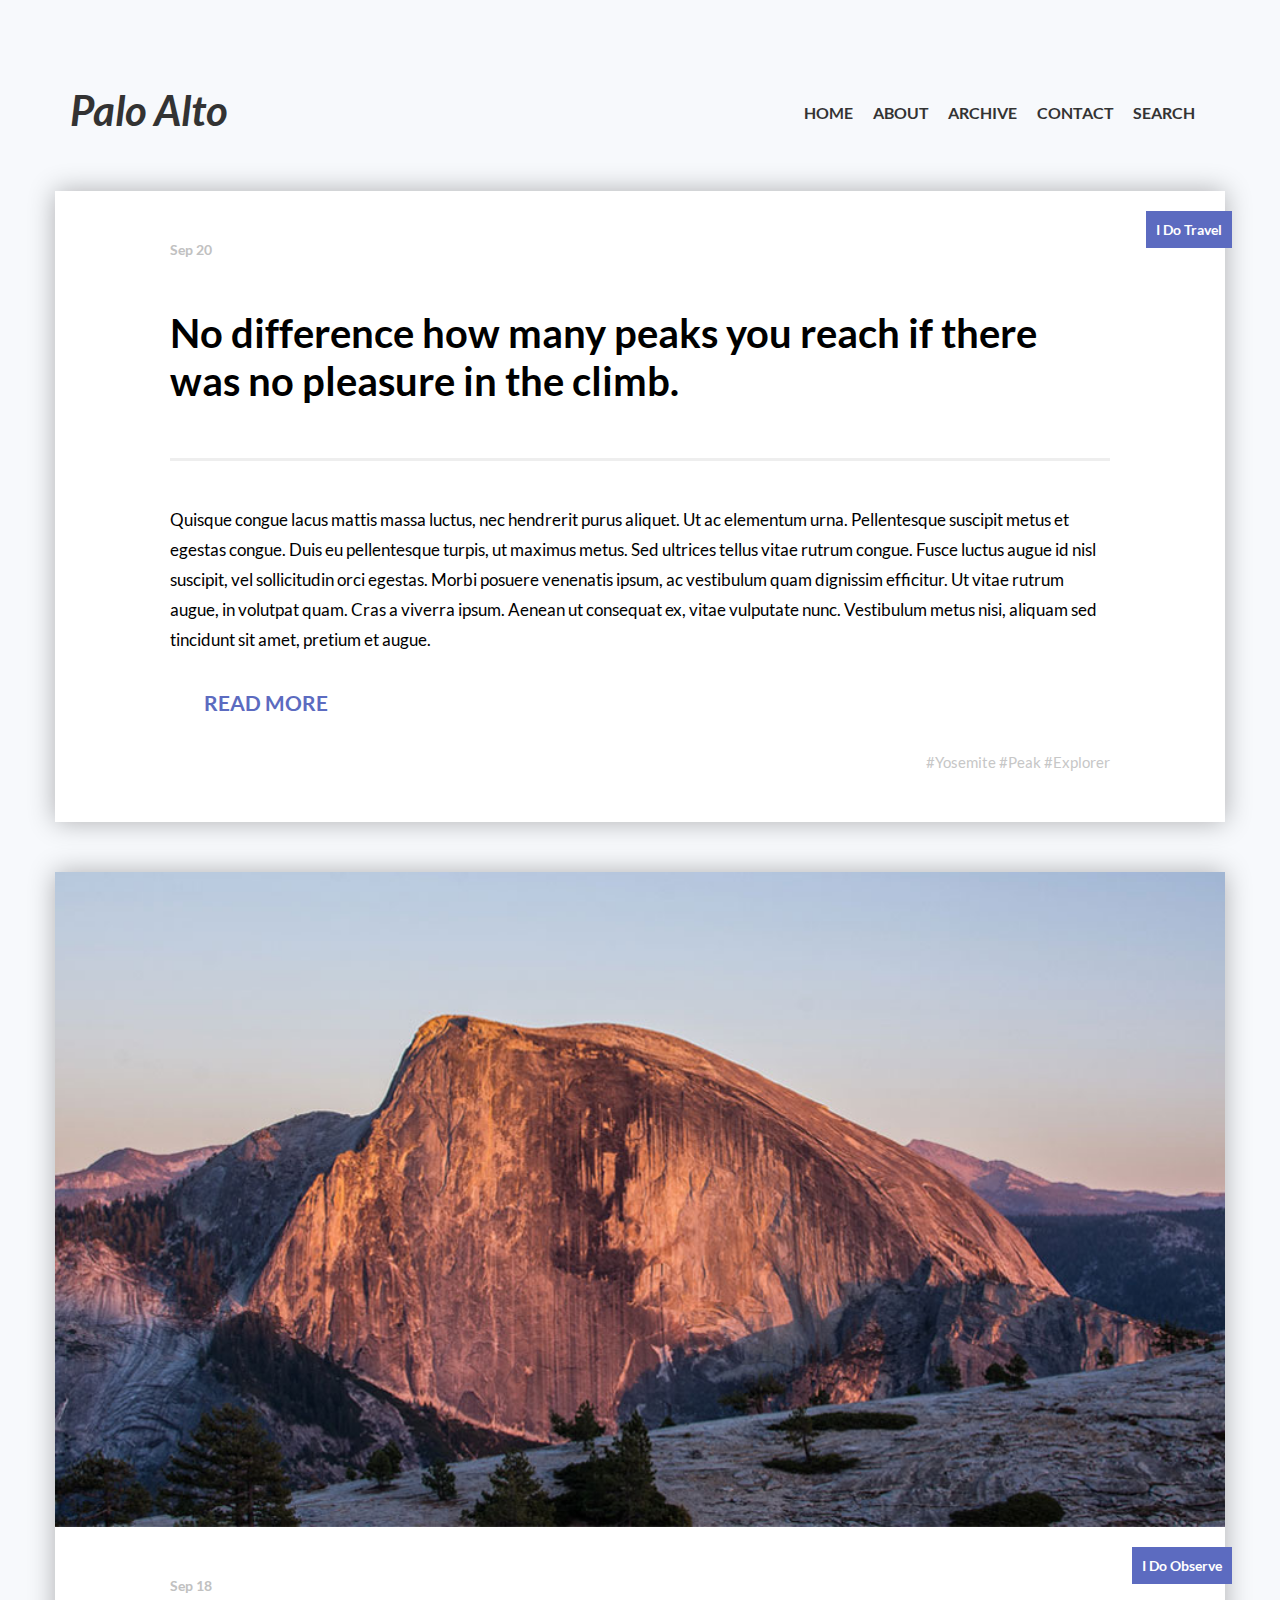
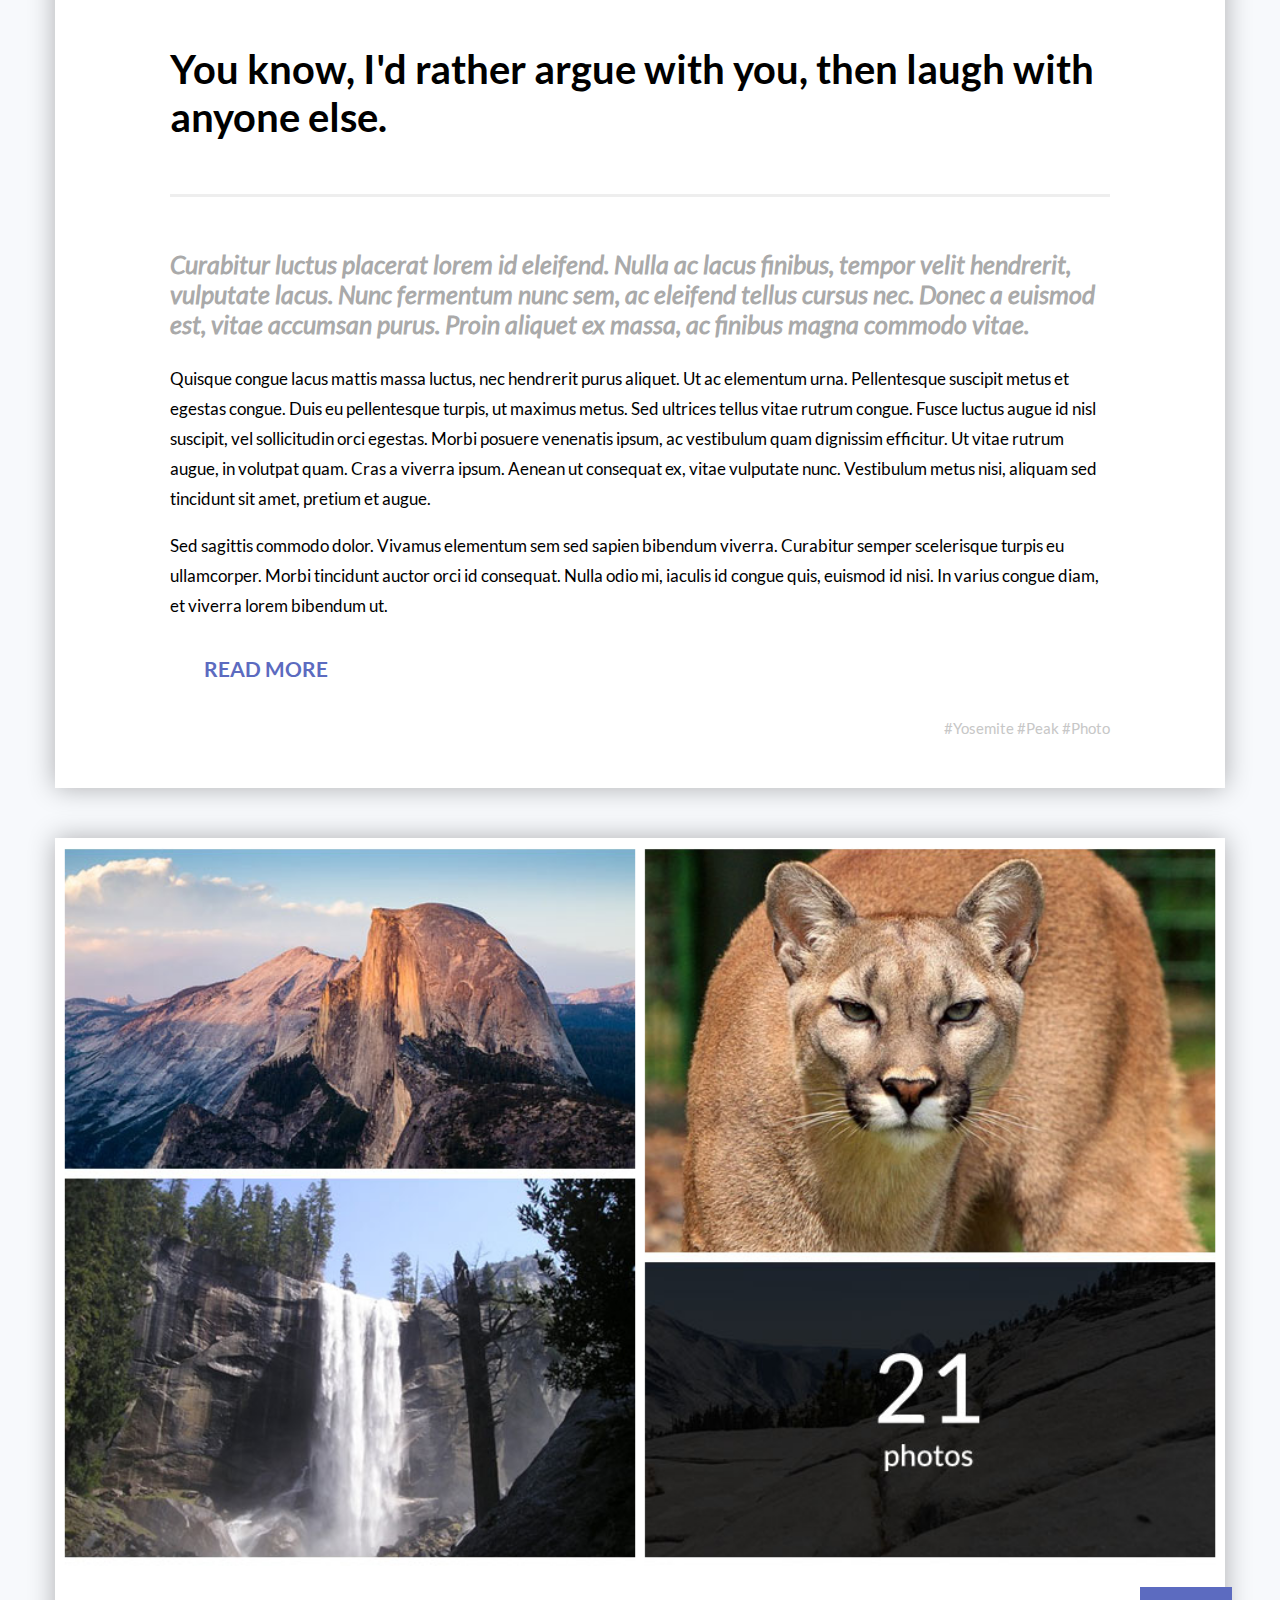
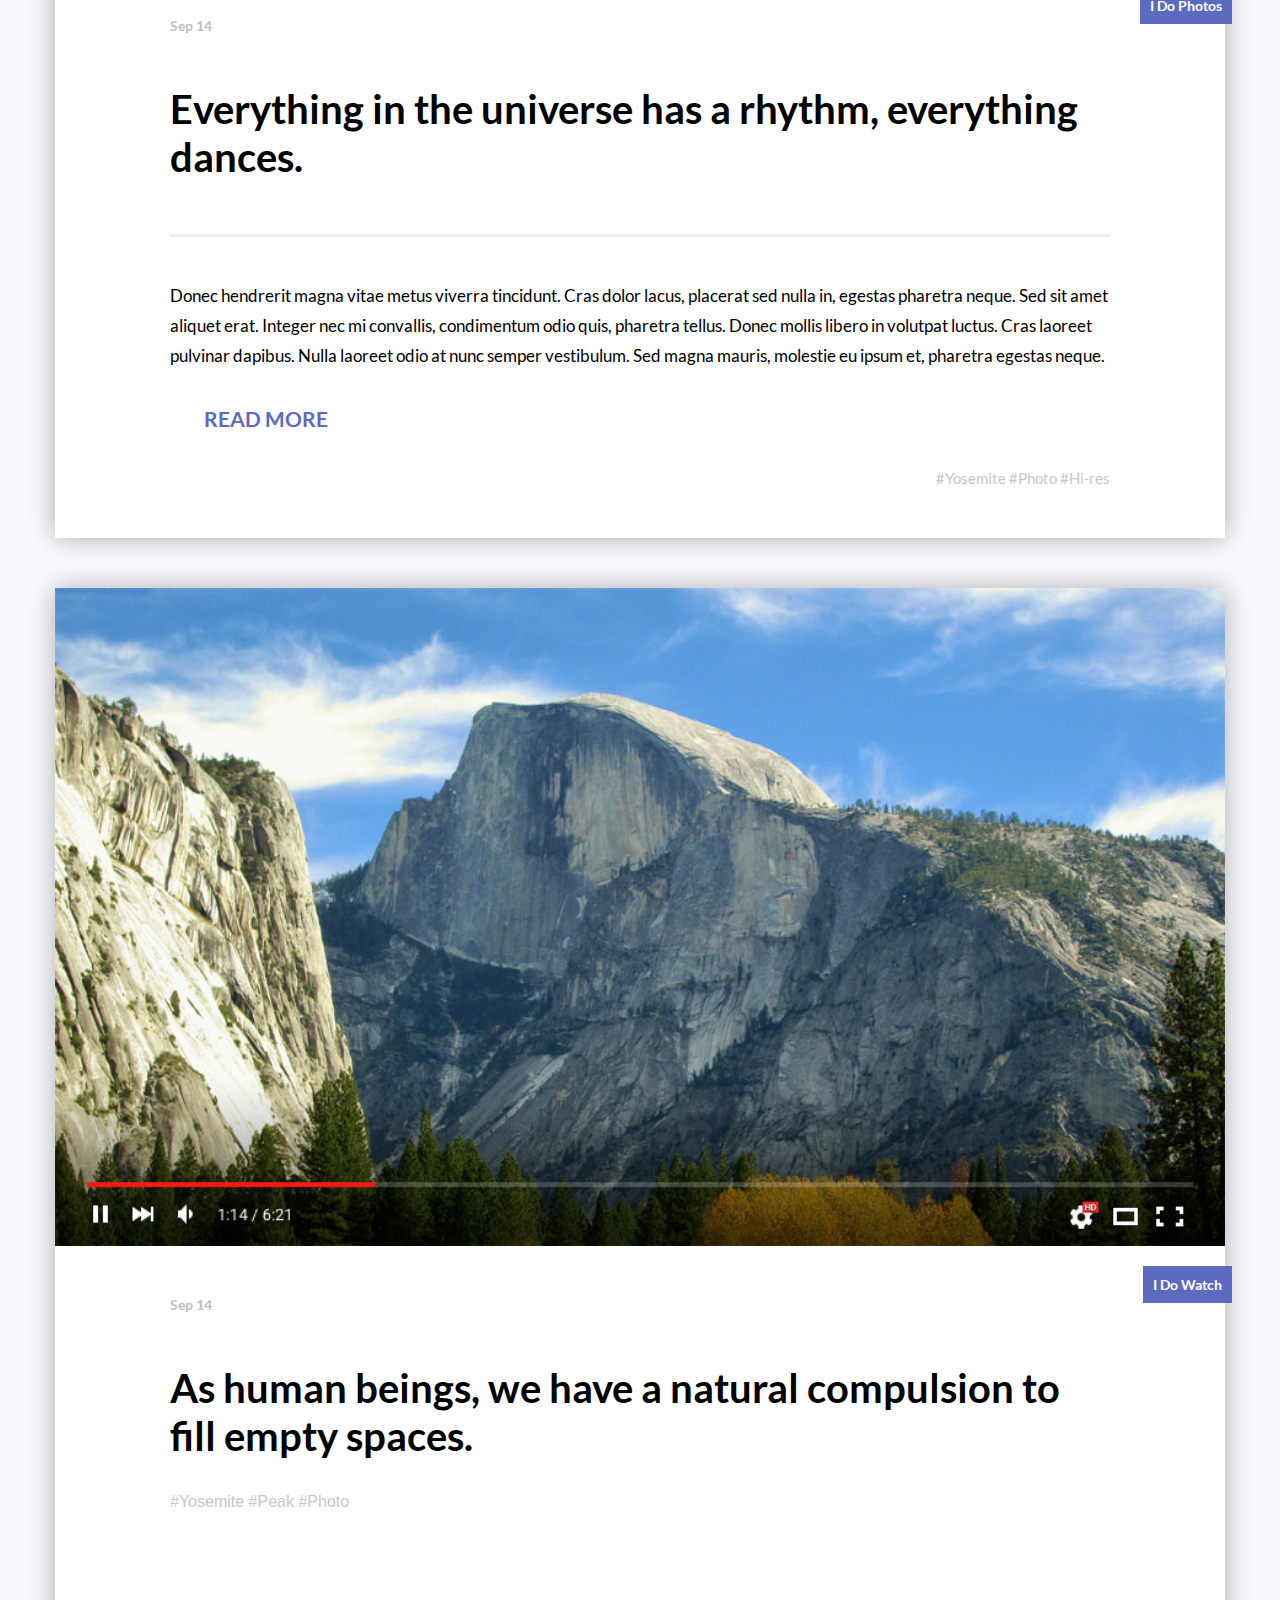
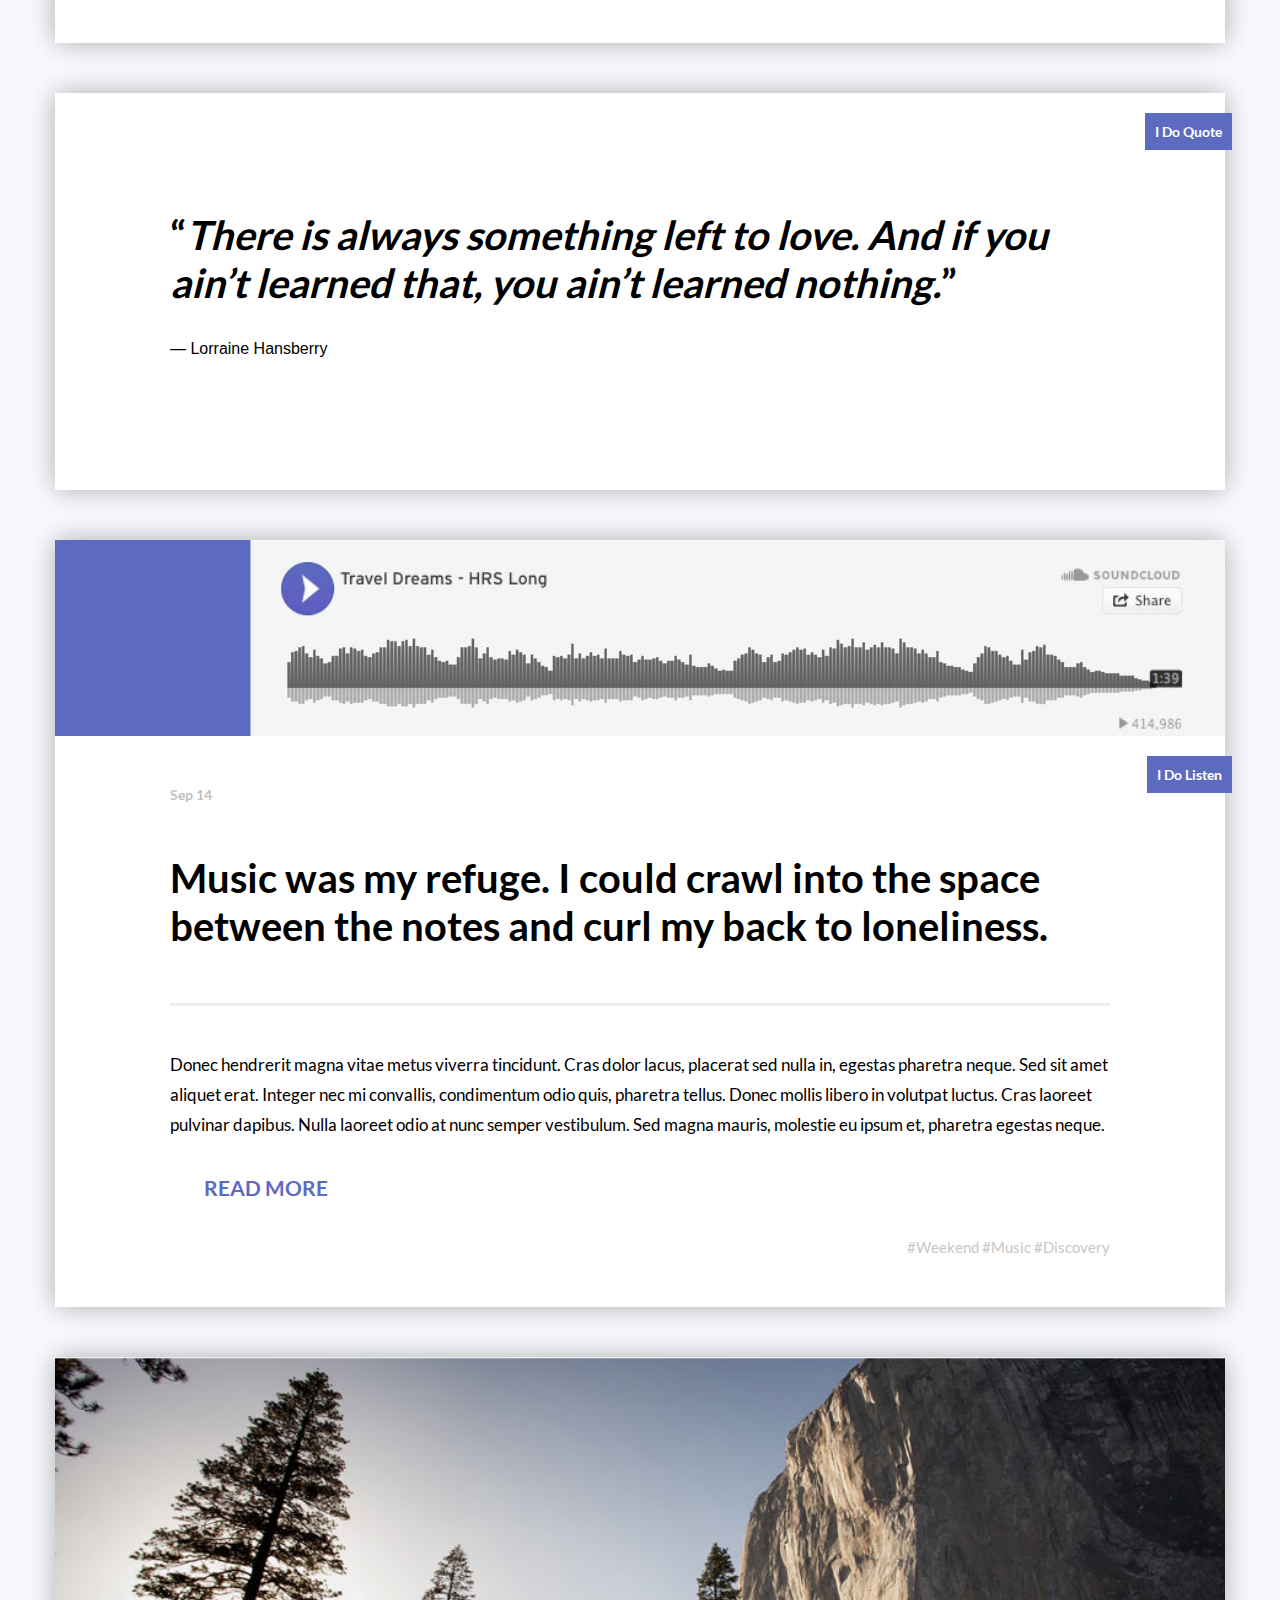
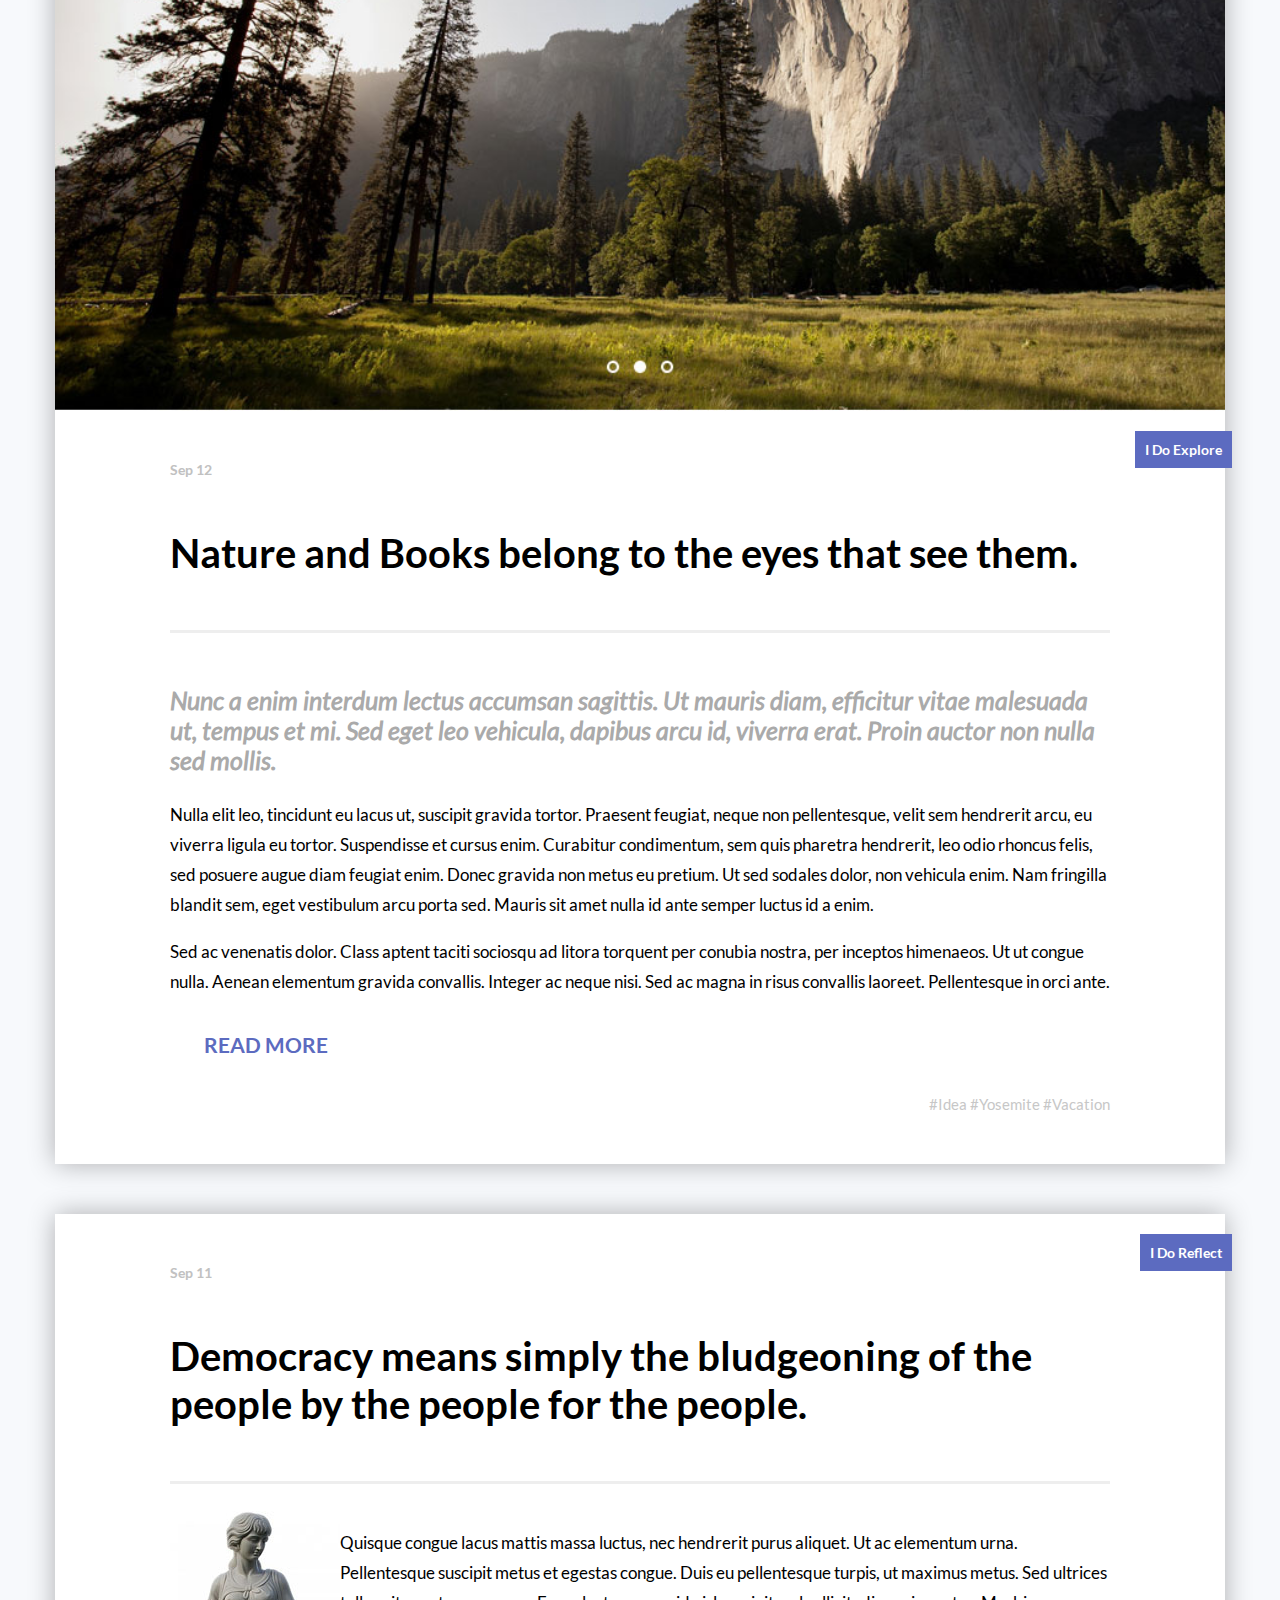
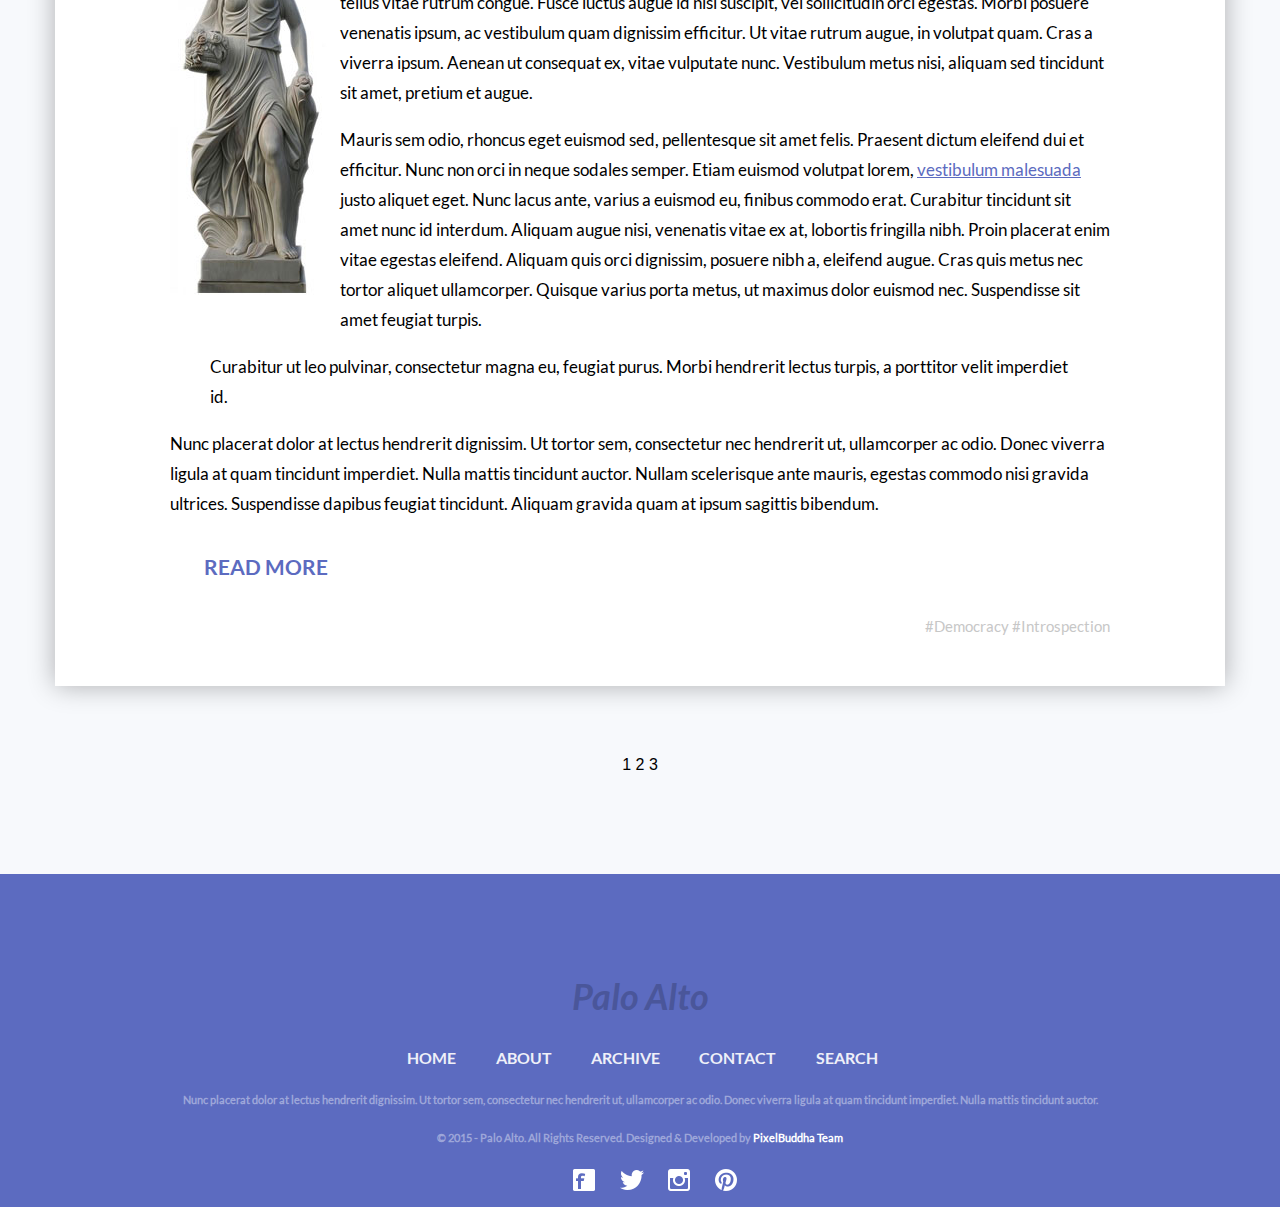
<file: public/html/index.html>
<!DOCTYPE html>
 <html lang="en">
<head>
 <meta charset="utf-8">
 <meta http-equiv="X-UA-Compatible" content="IE=edge">
 <meta name="viewport" content="width=device-width, initial-scale=1, shrink-to-fit=no">

 <title>Palo Alto</title>
 <link type="text/css" rel="stylesheet" href="../css/normalize.css">
 <link type="text/css" rel="stylesheet" href="../css/grid.css">
 <link type="text/css" rel="stylesheet" href="../css/main.css">
</head>
<body>
<header>
 <div class="container">
  <div class="logo"><a href="index.html">Palo Alto</a></div>
  <nav class="nav_header show-m show-l show-xl">
   <ul class="menu">
    <li><a href="index.html">HOME</a></li>
    <li><a href="about.html">ABOUT</a></li>
    <li><a href="archive.html">ARCHIVE</a></li>
    <li><a href="contacts.html">CONTACT</a></li>
    <li><a href="search.html">SEARCH</a></li>
   </ul>
  </nav>
  <nav class="nav_header_small show-xs show-s">
   <img src="../img/icons/nav_header_small.png" alt="nav_header_small_icon">
  </nav>
 </div>
</header>
    <main>
        <div class="container">

            <article class="row example">
                <div class="col s-12">

                        <header class="art_header">
                            <div class="i_do">
                                I Do Travel
                            </div>
                            <div class="art_date">
                                Sep 20
                            </div>
                            <br>
                            <h2>No difference how many peaks you reach if there was no pleasure in the climb.</h2>

                        </header>

                        <div class="art_text">
                            <p>Quisque congue lacus mattis massa luctus, nec hendrerit purus aliquet. Ut ac elementum urna. Pellentesque suscipit metus et egestas congue.
                                Duis eu pellentesque turpis, ut maximus metus. Sed ultrices tellus vitae rutrum congue. Fusce luctus augue id nisl suscipit, vel sollicitudin orci egestas.
                                Morbi posuere venenatis ipsum, ac vestibulum quam dignissim efficitur. Ut vitae rutrum augue, in volutpat quam. Cras a viverra ipsum. Aenean ut consequat ex, vitae vulputate nunc.
                                Vestibulum metus nisi, aliquam sed tincidunt sit amet, pretium et augue.</p>
                        </div>

                        <footer class="art_footer">
                            <div class="read_more">
                                <a href="post.html">READ MORE</a>
                            </div>

                            <div class="tags">
                                <span><a href="">#Yosemite</a></span>
                                <span><a href="">#Peak</a></span>
                                <span><a href="">#Explorer</a></span>
                            </div>
                        </footer>

                </div>
            </article>

            <article class="row example">
                <div class="col s-12">
                    <header class="art_header">
                        <div class="img"><img src="../img/img_1.jpg" alt="Image 1"></div>

                        <div class="i_do">
                            I Do Observe
                        </div>
                        <div class="art_date">
                            Sep 18
                        </div><br>
                        <h2>You know, I'd rather argue with you, then laugh with anyone else. </h2>
                    </header>

                    <div class="art_text">
                        <h3><i>Curabitur luctus placerat lorem id eleifend. Nulla ac lacus finibus, tempor velit hendrerit, vulputate lacus. Nunc fermentum nunc sem, ac eleifend tellus cursus nec.
                            Donec a euismod est, vitae accumsan purus. Proin aliquet ex massa, ac finibus magna commodo vitae.</i></h3>
                        <p>Quisque congue lacus mattis massa luctus, nec hendrerit purus aliquet. Ut ac elementum urna. Pellentesque suscipit metus et egestas congue.
                            Duis eu pellentesque turpis, ut maximus metus. Sed ultrices tellus vitae rutrum congue. Fusce luctus augue id nisl suscipit, vel sollicitudin orci egestas.
                            Morbi posuere venenatis ipsum, ac vestibulum quam dignissim efficitur. Ut vitae rutrum augue, in volutpat quam. Cras a viverra ipsum. Aenean ut consequat ex, vitae vulputate nunc.
                            Vestibulum metus nisi, aliquam sed tincidunt sit amet, pretium et augue.</p>
                        <p>Sed sagittis commodo dolor. Vivamus elementum sem sed sapien bibendum viverra. Curabitur semper scelerisque turpis eu ullamcorper. Morbi tincidunt auctor orci id consequat.
                            Nulla odio mi, iaculis id congue quis, euismod id nisi. In varius congue diam, et viverra lorem bibendum ut.</p>
                    </div>

                    <footer class="art_footer">
                        <div class="read_more">
                            <a href="post.html">READ MORE</a>
                        </div>

                        <div class="tags">
                            <span><a href="">#Yosemite</a></span>
                            <span><a href="">#Peak</a></span>
                            <span><a href="">#Photo</a></span>
                        </div>
                    </footer>
                </div>
            </article>

            <article class="row example">
                <div class="col s-12">
                    <header class="art_header">
                        <div class="img"> <img src="../img/img_2.jpg" alt="Image 2"></div>

                        <div class="i_do">
                            I Do Photos
                        </div>
                        <div class="art_date">
                            Sep 14
                        </div><br>
                        <h2>Everything in the universe has a rhythm, everything dances.</h2>
                    </header>

                    <div class="art_text">
                        <p>Donec hendrerit magna vitae metus viverra tincidunt. Cras dolor lacus, placerat sed nulla in, egestas pharetra neque.
                            Sed sit amet aliquet erat. Integer nec mi convallis, condimentum odio quis, pharetra tellus. Donec mollis libero in volutpat luctus. Cras laoreet pulvinar dapibus.
                            Nulla laoreet odio at nunc semper vestibulum. Sed magna mauris, molestie eu ipsum et, pharetra egestas neque.</p>
                    </div>

                    <footer class="art_footer">
                        <div class="read_more">
                            <a href="post.html">READ MORE</a>
                        </div>

                        <div class="tags">
                            <span><a href="">#Yosemite</a></span>
                            <span><a href="">#Photo</a></span>
                            <span><a href="">#Hi-res</a></span>
                        </div>
                    </footer>
                </div>
            </article>

            <article class="row example">
                <div class="col s-12">
                    <header class="art_header">
                        <div class="img"><img src="../img/img_3.jpg" alt="Image 3"></div>

                        <div class="i_do">
                            I Do Watch
                        </div>
                        <div class="art_date">
                            Sep 14
                        </div><br>
                        <h2>As human beings, we have a natural compulsion to fill empty spaces.</h2>
                    </header>

                    <footer class="art_footer">

                        <div class="tags_left">
                            <span><a href="">#Yosemite</a></span>
                            <span><a href="">#Peak</a></span>
                            <span><a href="">#Photo</a></span>
                        </div>
                    </footer>
                </div>
            </article>

            <article class="row example">
                <div class="col s-12">
                    <header class="art_header">
                        <div class="i_do">
                            I Do Quote
                        </div><br>
                        <h2><q><i>There is always something left to love.
                           And if you ain’t learned that, you
                           ain’t learned nothing.</i></q></h2>
                    </header>

                    <footer class="art_footer">
                        <div class="tags_left">
                            — Lorraine Hansberry
                        </div>
                    </footer>
                </div>
            </article>

            <article class="row example">
                <div class="col s-12">
                    <header class="art_header">
                       <div class="img"> <img src="../img/img_4.jpg" alt="Image 4"></div>

                        <div class="i_do">
                            I Do Listen
                        </div>
                        <div class="art_date">
                            Sep 14
                        </div><br>
                        <h2>Music was my refuge. I could crawl into the space between the notes and curl my back to loneliness.</h2>
                    </header>

                    <div class="art_text">
                        <p>Donec hendrerit magna vitae metus viverra tincidunt. Cras dolor lacus, placerat sed nulla in, egestas pharetra neque. Sed sit amet aliquet erat.
                            Integer nec mi convallis, condimentum odio quis, pharetra tellus. Donec mollis libero in volutpat luctus. Cras laoreet pulvinar dapibus. Nulla laoreet odio at nunc semper vestibulum.
                            Sed magna mauris, molestie eu ipsum et, pharetra egestas neque.</p>
                    </div>

                    <footer class="art_footer">
                        <div class="read_more">
                            <a href="post.html">READ MORE</a>
                        </div>
                        <div class="tags">
                            <span><a href="">#Weekend</a></span>
                            <span><a href="">#Music</a></span>
                            <span><a href="">#Discovery</a></span>
                        </div>
                    </footer>
                </div>
             </article>

            <article class="row example">
                <div class="col s-12">
                    <header class="art_header">

                        <div class="img">  <img src="../img/img_5.jpg" alt="Image 5">
                            </div>

                        <div class="i_do">
                            I Do Explore
                        </div>
                        <div class="art_date">
                            Sep 12
                        </div><br>
                        <h2>Nature and Books belong to the eyes that see them.</h2>
                     </header>

                    <div class="art_text">
                        <h3><i>Nunc a enim interdum lectus accumsan sagittis. Ut mauris diam, efficitur vitae malesuada ut, tempus et mi. Sed eget leo vehicula, dapibus arcu id, viverra erat.
                            Proin auctor non nulla sed mollis. </i></h3>
                        <p>Nulla elit leo, tincidunt eu lacus ut, suscipit gravida tortor. Praesent feugiat, neque non pellentesque, velit sem hendrerit arcu, eu viverra ligula eu tortor.
                            Suspendisse et cursus enim. Curabitur condimentum, sem quis pharetra hendrerit, leo odio rhoncus felis, sed posuere augue diam feugiat enim. Donec gravida non metus eu pretium.
                            Ut sed sodales dolor, non vehicula enim. Nam fringilla blandit sem, eget vestibulum arcu porta sed. Mauris sit amet nulla id ante semper luctus id a enim.</p>
                        <p>Sed ac venenatis dolor. Class aptent taciti sociosqu ad litora torquent per conubia nostra, per inceptos himenaeos. Ut ut congue nulla. Aenean elementum gravida convallis. Integer ac neque nisi.
                            Sed ac magna in risus convallis laoreet. Pellentesque in orci ante.</p>
                    </div>

                    <footer class="art_footer">
                        <div class="read_more">
                            <a href="post.html">READ MORE</a>
                        </div>
                        <div class="tags">
                            <span><a href="">#Idea</a></span>
                            <span><a href="">#Yosemite</a></span>
                            <span><a href="">#Vacation</a></span>
                        </div>
                    </footer>
                </div>

            </article>

            <article class="row example">
                <div class="col s-12">
                    <header class="art_header">

                        <div class="i_do">
                            I Do Reflect
                        </div>
                        <div class="art_date">
                            Sep 11
                        </div><br>
                        <h2>Democracy means simply the bludgeoning of the people by the people for the people. </h2>
                    </header>

                    <div class="art_text">
                       <div class="img_text"> <img src="../img/img_6.jpg" alt="Image 6"></div>
                        <p>Quisque congue lacus mattis massa luctus, nec hendrerit purus aliquet. Ut ac elementum urna. Pellentesque suscipit metus et egestas congue. Duis eu pellentesque turpis, ut maximus metus.
                            Sed ultrices tellus vitae rutrum congue. Fusce luctus augue id nisl suscipit, vel sollicitudin orci egestas. Morbi posuere venenatis ipsum, ac vestibulum quam dignissim efficitur.
                            Ut vitae rutrum augue, in volutpat quam. Cras a viverra ipsum. Aenean ut consequat ex, vitae vulputate nunc. Vestibulum metus nisi, aliquam sed tincidunt sit amet, pretium et augue.</p>
                        <p>Mauris sem odio, rhoncus eget euismod sed, pellentesque sit amet felis. Praesent dictum eleifend dui et efficitur. Nunc non orci in neque sodales semper.
                            Etiam euismod volutpat lorem, <a href="">vestibulum malesuada</a> justo aliquet eget. Nunc lacus ante, varius a euismod eu, finibus commodo erat. Curabitur tincidunt sit amet nunc id interdum.
                            Aliquam augue nisi, venenatis vitae ex at, lobortis fringilla nibh. Proin placerat enim vitae egestas eleifend. Aliquam quis orci dignissim, posuere nibh a, eleifend augue.
                            Cras quis metus nec tortor aliquet ullamcorper. Quisque varius porta metus, ut maximus dolor euismod nec. Suspendisse sit amet feugiat turpis.</p>
                        <blockquote><p>Curabitur ut leo pulvinar, consectetur magna eu, feugiat purus. Morbi hendrerit lectus turpis, a porttitor velit imperdiet id. </p></blockquote>
                        <p>Nunc placerat dolor at lectus hendrerit dignissim. Ut tortor sem, consectetur nec hendrerit ut, ullamcorper ac odio. Donec viverra ligula at quam tincidunt imperdiet. Nulla mattis tincidunt auctor.
                            Nullam scelerisque ante mauris, egestas commodo nisi gravida ultrices. Suspendisse dapibus feugiat tincidunt.
                            Aliquam gravida quam at ipsum sagittis bibendum. </p>
                    </div>

                    <footer class="art_footer">
                        <div class="read_more">
                            <a href="post.html">READ MORE</a>
                        </div>
                        <div class="tags">
                            <span><a href="">#Democracy</a></span>
                            <span><a href="">#Introspection</a></span>
                        </div>
                    </footer>
                </div>

            </article>

                <div id="pagination">
                    1 2 3
                </div>
        </div>

    </main>
    <footer>
        <div class="container">
            <div class="logo_footer">
                <h2>Palo Alto</h2>
            </div>
            <nav class="nav_footer">
                <ul  class="menu">
                    <li><a href="index3.html">HOME</a></li>
                    <li><a href="about.html">ABOUT</a></li>
                    <li><a href="archive.html">ARCHIVE</a></li>
                    <li><a href="contacts.html">CONTACT</a></li>
                    <li><a href="search.html">SEARCH</a></li>
                </ul>
            </nav>
            <h6>Nunc placerat dolor at lectus hendrerit dignissim. Ut tortor sem, consectetur nec hendrerit ut, ullamcorper ac odio. Donec viverra ligula at quam tincidunt imperdiet. Nulla mattis tincidunt auctor.</h6>
            <h6>&copy; 2015 - Palo Alto. All Rights Reserved. Designed &amp; Developed by <a href="https://pixelbuddha.net/">PixelBuddha Team</a></h6>
            <div>
                <ul class="social">
                    <li><a href="https://www.facebook.com/" target="_blank"><img src="../img/icons/facebook.png" alt="Facebook"></a></li>
                    <li><a href="https://twitter.com/" target="_blank"><img src="../img/icons/twitter.png" alt="Twitter"></a></li>
                    <li><a href="https://www.instagram.com/" target="_blank"><img src="../img/icons/instagram.png" alt="Instagram"></a></li>
                    <li><a href="https://www.pinterest.com/" target="_blank"><img src="../img/icons/pinterest.png" alt="Pinterest"></a></li>
                </ul>
            </div>
        </div>
    </footer>

 </body>
 </html>
</file>
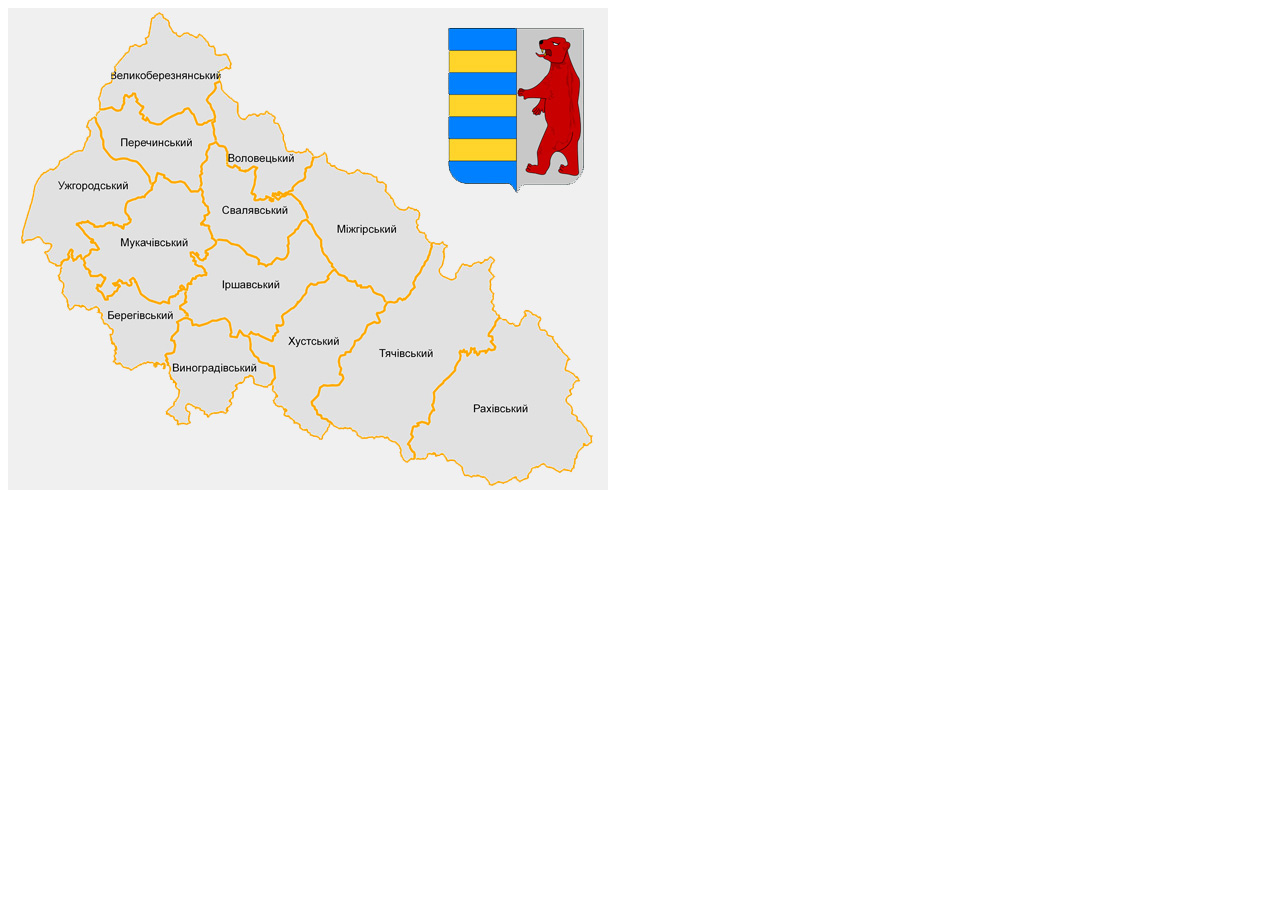
<file: public/html/map.html>
<!DOCTYPE html>
<html lang="en">
<head>
    <meta charset="UTF-8">
    <title>Map</title>
</head>
<body>
<img src="../img/sample.jpg" usemap="#Map">
<map name="Map">
    <area shape="poly" coords="406,451,406,446,400,434,404,430,404,420,408,417,415,413,419,414,423,403,426,401,425,386,446,363,451,347,454,342,458,343,460,346,462,340,468,342,470,346,474,342,480,342,486,340,484,334,483,328,491,310,498,312,507,315,511,315,517,306,518,302,532,309,531,314,534,322,540,325,545,329,550,336,556,344,560,350,558,360,571,370,564,380,562,386,560,396,564,403,568,410,574,416,580,426,584,431,576,438,570,443,566,454,564,462,556,462,550,464,534,456,527,459,522,464,519,469,511,473,507,468,495,475,490,473,484,476,476,469,467,468,457,466,453,458,444,452,440,453,434,445,428,446,423,446,417,450" href="https://uk.wikipedia.org/wiki/%D0%A0%D0%B0%D1%85%D1%96%D0%B2%D1%81%D1%8C%D0%BA%D0%B8%D0%B9_%D1%80%D0%B0%D0%B9%D0%BE%D0%BD" alt="Рахів" target="_blank">
    <area shape="poly" coords="405,450,406,444,400,435,404,429,405,419,408,418,410,414,415,414,420,416,420,407,425,403,424,396,426,386,430,378,437,372,444,365,448,358,451,350,452,342,454,342,457,343,459,346,463,340,465,340,468,346,472,343,476,343,479,340,485,341,484,334,484,330,480,326,486,317,490,309,485,302,484,294,485,286,482,282,482,273,486,268,481,262,486,253,482,249,476,252,474,252,469,254,462,256,456,256,448,264,448,268,444,269,438,268,432,262,435,252,436,242,438,238,434,233,429,236,425,234,422,238,420,248,414,258,410,267,405,274,406,280,399,287,394,291,389,291,384,294,380,294,376,300,370,304,370,314,366,314,359,318,356,325,350,331,346,336,342,342,338,346,332,348,331,355,332,362,333,368,333,372,329,376,322,376,317,376,311,381,311,386,305,392,305,398,309,406,312,408,320,413,326,418,332,420,340,420,347,424,352,428,363,428,370,428,379,430,386,435,391,438,392,446,394,451,399,454" href="https://uk.wikipedia.org/wiki/%D0%A2%D1%8F%D1%87%D1%96%D0%B2%D1%81%D1%8C%D0%BA%D0%B8%D0%B9_%D1%80%D0%B0%D0%B9%D0%BE%D0%BD" target="_blank" alt="Тячів">
    <area shape="poly" coords="313,430,318,423,322,416,317,410,312,407,308,403,303,396,305,390,308,389,310,382,314,378,322,376,329,376,333,372,334,368,332,366,332,359,331,352,334,346,338,345,341,343,345,336,348,333,351,331,354,325,358,319,361,316,366,314,370,314,369,306,372,304,375,303,376,298,376,295,376,292,373,287,368,285,363,279,360,279,355,278,350,276,346,272,342,272,338,268,332,266,327,263,323,264,320,268,320,270,314,273,308,275,305,275,300,280,297,286,292,290,287,297,279,302,274,308,274,313,273,315,268,316,269,323,266,328,264,330,258,328,249,326,244,325,240,328,242,333,242,339,244,344,248,348,253,354,258,356,262,356,265,359,266,366,266,373,265,377,266,385,268,389,267,396,272,398,276,403,277,406,280,410,285,412,288,416,293,419,298,424,303,427" href="https://uk.wikipedia.org/wiki/%D0%A5%D1%83%D1%81%D1%82%D1%81%D1%8C%D0%BA%D0%B8%D0%B9_%D1%80%D0%B0%D0%B9%D0%BE%D0%BD" alt="Хуст" target="_blank">
    <area shape="poly" coords="378,294,386,294,390,291,395,291,402,283,406,278,407,269,412,260,417,253,421,246,423,236,418,229,410,222,410,213,410,204,404,199,400,199,398,202,392,199,387,194,382,186,377,178,370,173,362,165,358,164,349,162,340,165,335,162,328,158,322,155,317,146,310,148,305,149,303,154,300,158,298,162,296,169,292,173,286,178,283,182,277,184,280,185,286,188,291,195,296,202,297,210,302,217,307,226,313,236,315,246,322,253,324,258,329,264,334,268,341,273,347,273,351,276,356,278,362,278,367,284,373,287" href="https://uk.wikipedia.org/wiki/%D0%9C%D1%96%D0%B6%D0%B3%D1%96%D1%80%D1%81%D1%8C%D0%BA%D0%B8%D0%B9_%D1%80%D0%B0%D0%B9%D0%BE%D0%BD" target="" alt="Міжгіря">
    <area shape="poly" coords="240,329,242,334,242,342,246,348,252,353,257,355,262,358,266,360,264,372,260,377,253,378,245,374,242,368,240,368,237,370,233,374,230,375,228,379,227,382,224,385,225,388,222,392,223,396,219,398,219,403,216,403,209,404,205,406,200,408,196,403,193,400,188,399,184,396,179,397,179,402,182,406,181,410,180,414,177,414,173,414,171,414,167,410,162,407,158,404,161,400,165,396,168,390,170,384,167,377,166,374,164,370,162,361,160,356,158,352,158,346,162,346,165,340,166,334,163,331,164,325,168,324,168,320,168,314,172,311,177,312,181,312,183,316,187,316,190,316,192,317,197,314,203,313,208,312,212,311,217,311,220,316,221,320,222,323,223,326,226,328,227,326,230,324,233,324,235,326" href="https://uk.wikipedia.org/wiki/%D0%92%D0%B8%D0%BD%D0%BE%D0%B3%D1%80%D0%B0%D0%B4%D1%96%D0%B2%D1%81%D1%8C%D0%BA%D0%B8%D0%B9_%D1%80%D0%B0%D0%B9%D0%BE%D0%BD" target="_blank" alt="Виноградів">
    <area shape="poly" coords="325,262,322,264,319,268,319,270,313,272,310,274,304,274,302,278,298,283,294,290,286,297,280,302,276,307,274,314,270,317,269,322,267,326,264,331,256,328,248,326,243,324,240,326,235,326,232,322,230,326,228,328,224,328,222,319,221,315,218,311,210,312,204,313,199,314,192,317,185,316,182,312,179,308,176,304,172,298,176,294,178,288,178,284,178,278,182,275,184,272,189,268,195,266,196,262,194,258,188,258,186,254,185,248,184,244,189,248,192,250,195,250,197,247,198,246,198,240,202,240,204,237,207,234,210,230,214,231,219,234,223,234,228,237,232,238,236,242,240,244,246,249,251,255,255,256,260,256,268,250,274,250,277,246,280,241,279,234,280,230,282,226,288,223,290,218,294,215,298,214,302,216,305,222,310,230,312,232,312,236,314,240,317,246,320,252,324,256" href="https://uk.wikipedia.org/wiki/%D0%86%D1%80%D1%88%D0%B0%D0%B2%D1%81%D1%8C%D0%BA%D0%B8%D0%B9_%D1%80%D0%B0%D0%B9%D0%BE%D0%BD" target="_blank" alt="Іршава">
    <area shape="poly" coords="178,310,172,310,169,313,170,320,164,328,164,335,167,338,164,343,159,346,159,350,158,355,155,360,154,356,148,356,143,354,134,354,128,357,125,361,121,360,115,358,110,355,106,348,106,339,106,333,103,323,98,318,94,312,91,306,87,300,82,300,74,298,70,298,62,300,59,294,56,288,54,285,54,280,54,275,51,270,51,262,51,257,55,252,57,250,61,243,64,248,68,248,71,248,74,254,76,260,80,264,83,267,87,268,91,266,94,270,94,273,90,276,90,282,94,288,97,290,101,288,106,286,110,281,110,276,107,276,110,273,114,275,120,276,123,276,124,272,128,274,130,282,134,286,140,291,148,292,153,296,160,295,162,292,165,290,171,286,171,282,174,279,180,278,179,284,178,290,178,293,176,296,173,300,174,304,178,305" href="https://uk.wikipedia.org/wiki/%D0%91%D0%B5%D1%80%D0%B5%D0%B3%D1%96%D0%B2%D1%81%D1%8C%D0%BA%D0%B8%D0%B9_%D1%80%D0%B0%D0%B9%D0%BE%D0%BD" target="_blank" alt="Берегово">
    <area shape="poly" coords="198,264,194,266,189,266,185,270,182,276,177,278,173,278,173,283,165,287,161,294,155,294,148,294,140,290,134,287,131,279,128,273,126,269,122,272,123,276,120,276,116,274,112,272,109,274,108,274,112,276,108,280,106,285,100,288,100,290,97,286,95,285,91,281,89,278,92,278,94,276,98,271,94,266,90,267,82,266,82,263,78,258,76,252,76,250,81,244,86,241,90,241,88,237,84,232,69,217,76,214,80,214,88,217,94,217,100,214,107,216,112,220,116,217,121,214,121,208,118,204,118,199,119,194,124,191,130,190,134,189,137,186,140,184,143,178,144,176,147,171,149,166,152,166,156,169,160,173,163,173,168,174,170,174,174,174,178,178,180,181,184,182,188,183,192,183,196,190,198,197,199,203,198,208,198,208,195,213,197,217,201,218,203,226,204,233,207,234,203,237,200,241,196,249,191,249,190,246,186,246,183,245,186,252,186,255,190,257,195,260" href="https://uk.wikipedia.org/wiki/%D0%9C%D1%83%D0%BA%D0%B0%D1%87%D1%96%D0%B2%D1%81%D1%8C%D0%BA%D0%B8%D0%B9_%D1%80%D0%B0%D0%B9%D0%BE%D0%BD" target="_blank" alt="Мукачево">
    <area shape="poly" coords="50,256,55,254,58,252,60,246,63,242,64,250,69,250,71,247,74,251,76,250,78,246,82,245,83,242,90,242,87,237,83,234,81,228,68,216,76,215,82,214,85,218,89,218,93,218,98,217,100,216,106,216,113,218,116,218,120,215,122,212,119,206,117,200,118,196,125,192,132,189,138,183,143,180,141,171,136,163,130,156,124,152,113,151,107,151,102,146,96,138,94,132,93,126,90,118,87,110,82,113,80,118,82,124,80,127,78,133,73,141,67,142,61,147,53,152,50,158,44,161,40,164,33,170,30,173,26,182,23,196,19,208,15,220,14,228,15,232,22,231,30,230,35,236,43,237,38,245,42,253" href="https://uk.wikipedia.org/wiki/%D0%A3%D0%B6%D0%B3%D0%BE%D1%80%D0%BE%D0%B4%D1%81%D1%8C%D0%BA%D0%B8%D0%B9_%D1%80%D0%B0%D0%B9%D0%BE%D0%BD" target="_blank" alt="Ужгород">
    <area shape="poly" coords="256,257,260,257,264,254,267,251,272,250,274,251,277,250,280,244,280,238,280,234,281,229,285,225,291,218,297,211,298,204,295,198,290,192,284,188,280,187,272,190,270,191,264,190,260,190,256,190,251,190,248,192,246,188,244,185,246,178,246,175,246,167,246,164,248,162,247,160,242,160,237,162,234,161,228,158,224,160,219,156,219,150,219,144,217,141,213,137,210,135,206,135,203,138,200,144,198,146,198,151,194,156,192,165,192,169,192,182,196,188,196,194,200,198,200,203,198,207,195,212,194,217,198,216,201,221,204,226,203,230,208,230,212,231,218,232,222,234,229,238,236,240,238,246,244,247,249,250,251,256" href="https://uk.wikipedia.org/wiki/%D0%A1%D0%B2%D0%B0%D0%BB%D1%8F%D0%B2%D1%81%D1%8C%D0%BA%D0%B8%D0%B9_%D1%80%D0%B0%D0%B9%D0%BE%D0%BD" target="_blank" alt="Свалява">
    <area shape="poly" coords="248,191,253,191,257,190,258,186,263,192,265,190,265,186,268,184,272,184,278,184,282,184,285,179,290,176,293,173,297,169,297,165,297,162,300,160,302,156,305,152,305,147,302,145,300,142,295,142,290,144,284,144,280,143,277,137,274,130,275,126,270,120,270,117,266,114,266,110,264,108,260,104,254,106,251,107,247,106,241,107,236,111,232,108,230,101,230,96,224,92,219,88,214,82,214,76,210,73,207,75,207,80,205,84,202,88,200,92,202,98,206,106,206,114,206,121,206,128,209,135,212,137,217,141,218,146,220,152,220,158,222,157,226,160,228,159,232,160,235,163,238,163,242,161,245,160,247,160,246,166,246,171,246,177,246,182,245,186" href="https://uk.wikipedia.org/wiki/%D0%92%D0%BE%D0%BB%D0%BE%D0%B2%D0%B5%D1%86%D1%8C%D0%BA%D0%B8%D0%B9_%D1%80%D0%B0%D0%B9%D0%BE%D0%BD" target="_blank" alt="Воловець">
    <area shape="poly" coords="145,174,147,172,148,166,152,166,154,168,160,172,164,172,169,172,176,174,178,178,182,183,188,183,191,182,192,176,191,170,192,165,193,161,193,158,196,155,198,153,199,150,199,146,200,140,204,138,206,136,206,133,208,126,206,118,205,111,201,113,198,114,194,114,191,114,186,109,182,103,180,100,175,104,171,105,167,108,162,110,156,113,153,116,148,116,144,114,141,112,139,109,136,110,136,106,133,104,134,100,132,96,128,92,128,88,124,86,122,88,118,88,117,94,114,100,112,101,106,100,103,100,100,100,94,100,92,104,89,106,88,112,88,117,93,121,93,132,94,138,99,143,104,148,108,152,114,151,121,151,127,154,132,158,137,162,141,168" href="https://uk.wikipedia.org/wiki/%D0%9F%D0%B5%D1%80%D0%B5%D1%87%D0%B8%D0%BD%D1%81%D1%8C%D0%BA%D0%B8%D0%B9_%D1%80%D0%B0%D0%B9%D0%BE%D0%BD" target="_blank" alt="Перечин">
    <area shape="poly" coords="93,101,97,100,102,100,106,100,111,100,114,96,116,88,119,88,124,86,127,89,130,93,134,98,131,104,133,106,134,107,135,111,139,110,144,114,150,115,156,112,162,108,166,108,174,103,178,102,184,104,186,110,188,114,192,116,198,114,201,112,204,112,205,106,200,96,200,92,200,88,205,83,205,78,207,76,210,76,210,66,214,62,220,59,220,54,216,47,211,47,208,44,204,40,201,37,197,31,192,27,188,30,186,27,176,26,172,28,166,25,164,21,161,15,158,10,152,6,147,7,144,13,142,19,141,24,137,31,137,34,133,36,126,38,122,41,118,46,114,52,109,57,107,62,107,67,103,72,100,77,95,78,93,86,91,97" href="https://uk.wikipedia.org/wiki/%D0%92%D0%B5%D0%BB%D0%B8%D0%BA%D0%BE%D0%B1%D0%B5%D1%80%D0%B5%D0%B7%D0%BD%D1%8F%D0%BD%D1%81%D1%8C%D0%BA%D0%B8%D0%B9_%D1%80%D0%B0%D0%B9%D0%BE%D0%BD" target="_blank" alt="Березний">



</map>
</body>
</html>
</file>
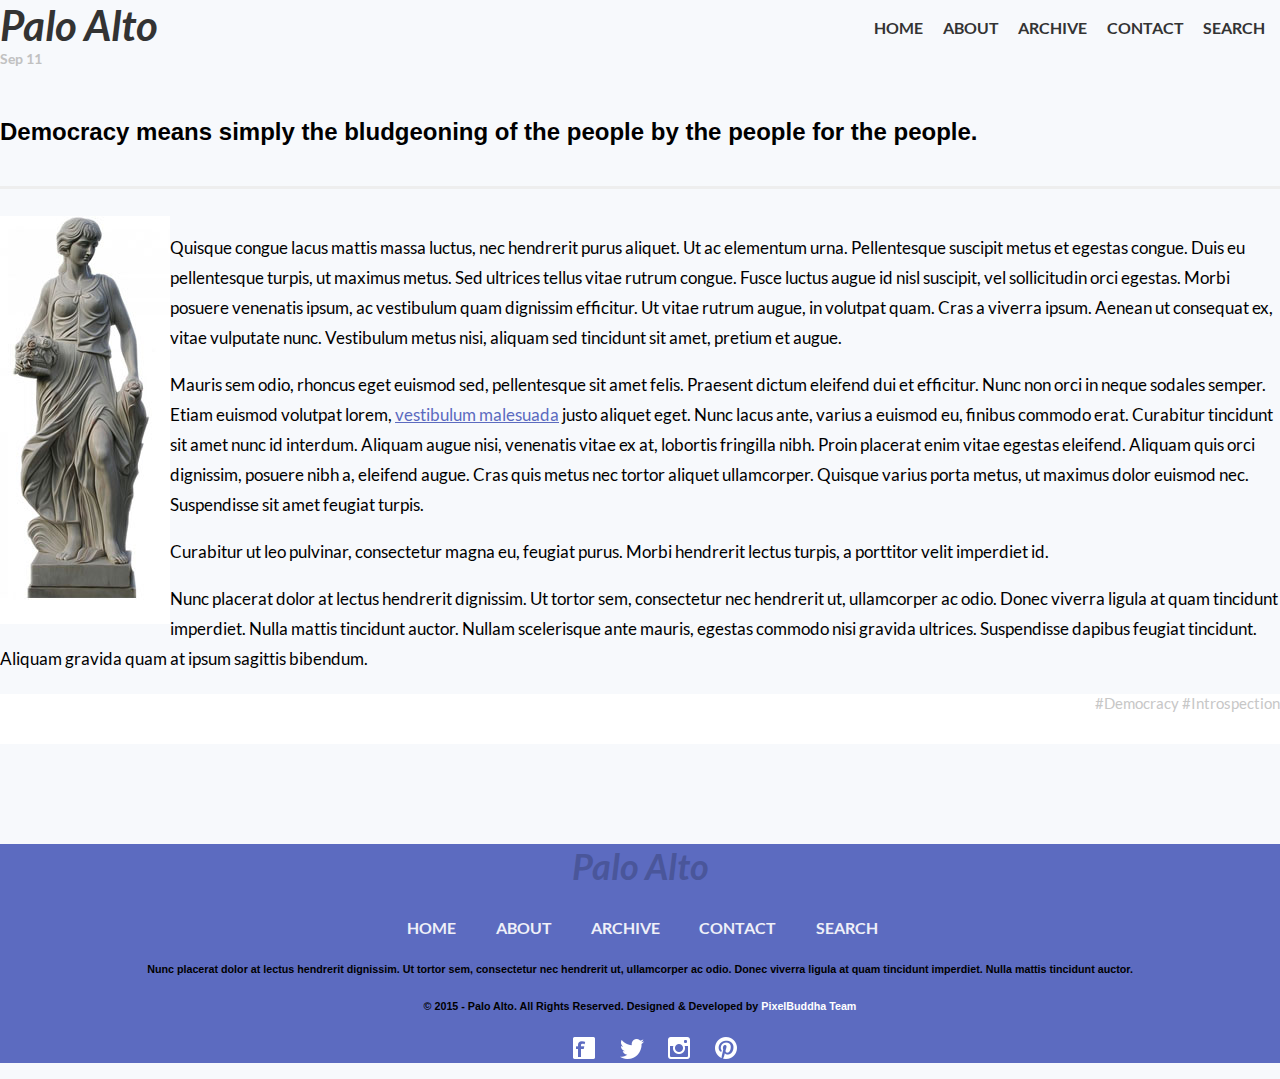
<file: public/html/post.html>
<!DOCTYPE html>
<html lang="en">
<head>
    <meta charset="UTF-8">
    <title>Palo Alto</title>
    <link href="../css/main.css" rel="stylesheet">
    <link href="../css/normalize.css" rel="stylesheet">
</head>
<body>
    <header>
    <div class="logo"><a href="index.html">Palo Alto</a></div>
    <nav class="nav_header">
    <ul class="menu">
        <li><a href="index.html">HOME</a></li>
        <li><a href="about.html">ABOUT</a></li>
        <li><a href="archive.html">ARCHIVE</a></li>
        <li><a href="contacts.html">CONTACT</a></li>
        <li><a href="search.html">SEARCH</a></li>
    </ul>
    </nav>
</header>

    <main>
        <header class="art_header">

            <div class="i_do">
                I Do Reflect
            </div>
            <div class="art_date">
                Sep 11
            </div><br>
            <h2>Democracy means simply the bludgeoning of the people by the people for the people.</h2>
        </header>
        <div class="art_text">
            <div class="img_text"><img src="../img/img_6.jpg" alt="Image 6"></div>
            <p> Quisque congue lacus mattis massa luctus, nec hendrerit purus aliquet. Ut ac elementum urna. Pellentesque suscipit metus et egestas congue. Duis eu pellentesque turpis, ut maximus metus.
                Sed ultrices tellus vitae rutrum congue. Fusce luctus augue id nisl suscipit, vel sollicitudin orci egestas. Morbi posuere venenatis ipsum, ac vestibulum quam dignissim efficitur.
                Ut vitae rutrum augue, in volutpat quam. Cras a viverra ipsum. Aenean ut consequat ex, vitae vulputate nunc. Vestibulum metus nisi, aliquam sed tincidunt sit amet, pretium et augue.</p>
            <p>Mauris sem odio, rhoncus eget euismod sed, pellentesque sit amet felis. Praesent dictum eleifend dui et efficitur. Nunc non orci in neque sodales semper.
                Etiam euismod volutpat lorem, <a href="">vestibulum malesuada</a> justo aliquet eget. Nunc lacus ante, varius a euismod eu, finibus commodo erat. Curabitur tincidunt sit amet nunc id interdum.
                Aliquam augue nisi, venenatis vitae ex at, lobortis fringilla nibh. Proin placerat enim vitae egestas eleifend. Aliquam quis orci dignissim, posuere nibh a, eleifend augue.
                Cras quis metus nec tortor aliquet ullamcorper. Quisque varius porta metus, ut maximus dolor euismod nec. Suspendisse sit amet feugiat turpis.</p>
            <blockquote><p>Curabitur ut leo pulvinar, consectetur magna eu, feugiat purus. Morbi hendrerit lectus turpis, a porttitor velit imperdiet id. </p></blockquote>
            <p>Nunc placerat dolor at lectus hendrerit dignissim. Ut tortor sem, consectetur nec hendrerit ut, ullamcorper ac odio. Donec viverra ligula at quam tincidunt imperdiet. Nulla mattis tincidunt auctor.
                Nullam scelerisque ante mauris, egestas commodo nisi gravida ultrices. Suspendisse dapibus feugiat tincidunt.
                Aliquam gravida quam at ipsum sagittis bibendum. </p>
        </div>
        <footer class="art_footer">
            <div class="art_social">

            </div>
            <div class="tags">
                <a href="">#Democracy</a>
                <a href="">#Introspection</a>
            </div>
            <div class="disqus">

            </div>
        </footer>
    </main>
    <footer>
        <div class="logo_footer">
            <h2>Palo Alto</h2>
        </div>
        <nav class="nav_footer">
            <ul  class="menu">
                <li><a href="index.html">HOME</a></li>
                <li><a href="about.html">ABOUT</a></li>
                <li><a href="archive.html">ARCHIVE</a></li>
                <li><a href="contacts.html">CONTACT</a></li>
                <li><a href="search.html">SEARCH</a></li>
            </ul>
        </nav>
        <h6>Nunc placerat dolor at lectus hendrerit dignissim. Ut tortor sem, consectetur nec hendrerit ut, ullamcorper ac odio. Donec viverra ligula at quam tincidunt imperdiet. Nulla mattis tincidunt auctor.</h6>
        <h6>&copy; 2015 - Palo Alto. All Rights Reserved. Designed &amp; Developed by <a href="https://pixelbuddha.net/">PixelBuddha Team</a></h6>
        <div>
            <ul class="social">
                <li><a href="https://www.facebook.com/" target="_blank"><img src="../img/icons/facebook.png" alt="Facebook"></a></li>
                <li><a href="https://twitter.com/" target="_blank"><img src="../img/icons/twitter.png" alt="Twitter"></a></li>
                <li><a href="https://www.instagram.com/" target="_blank"><img src="../img/icons/instagram.png" alt="Instagram"></a></li>
                <li><a href="https://www.pinterest.com/" target="_blank"><img src="../img/icons/pinterest.png" alt="Pinterest"></a></li>
            </ul>
        </div>
    </footer>
</body>
</html>
</file>
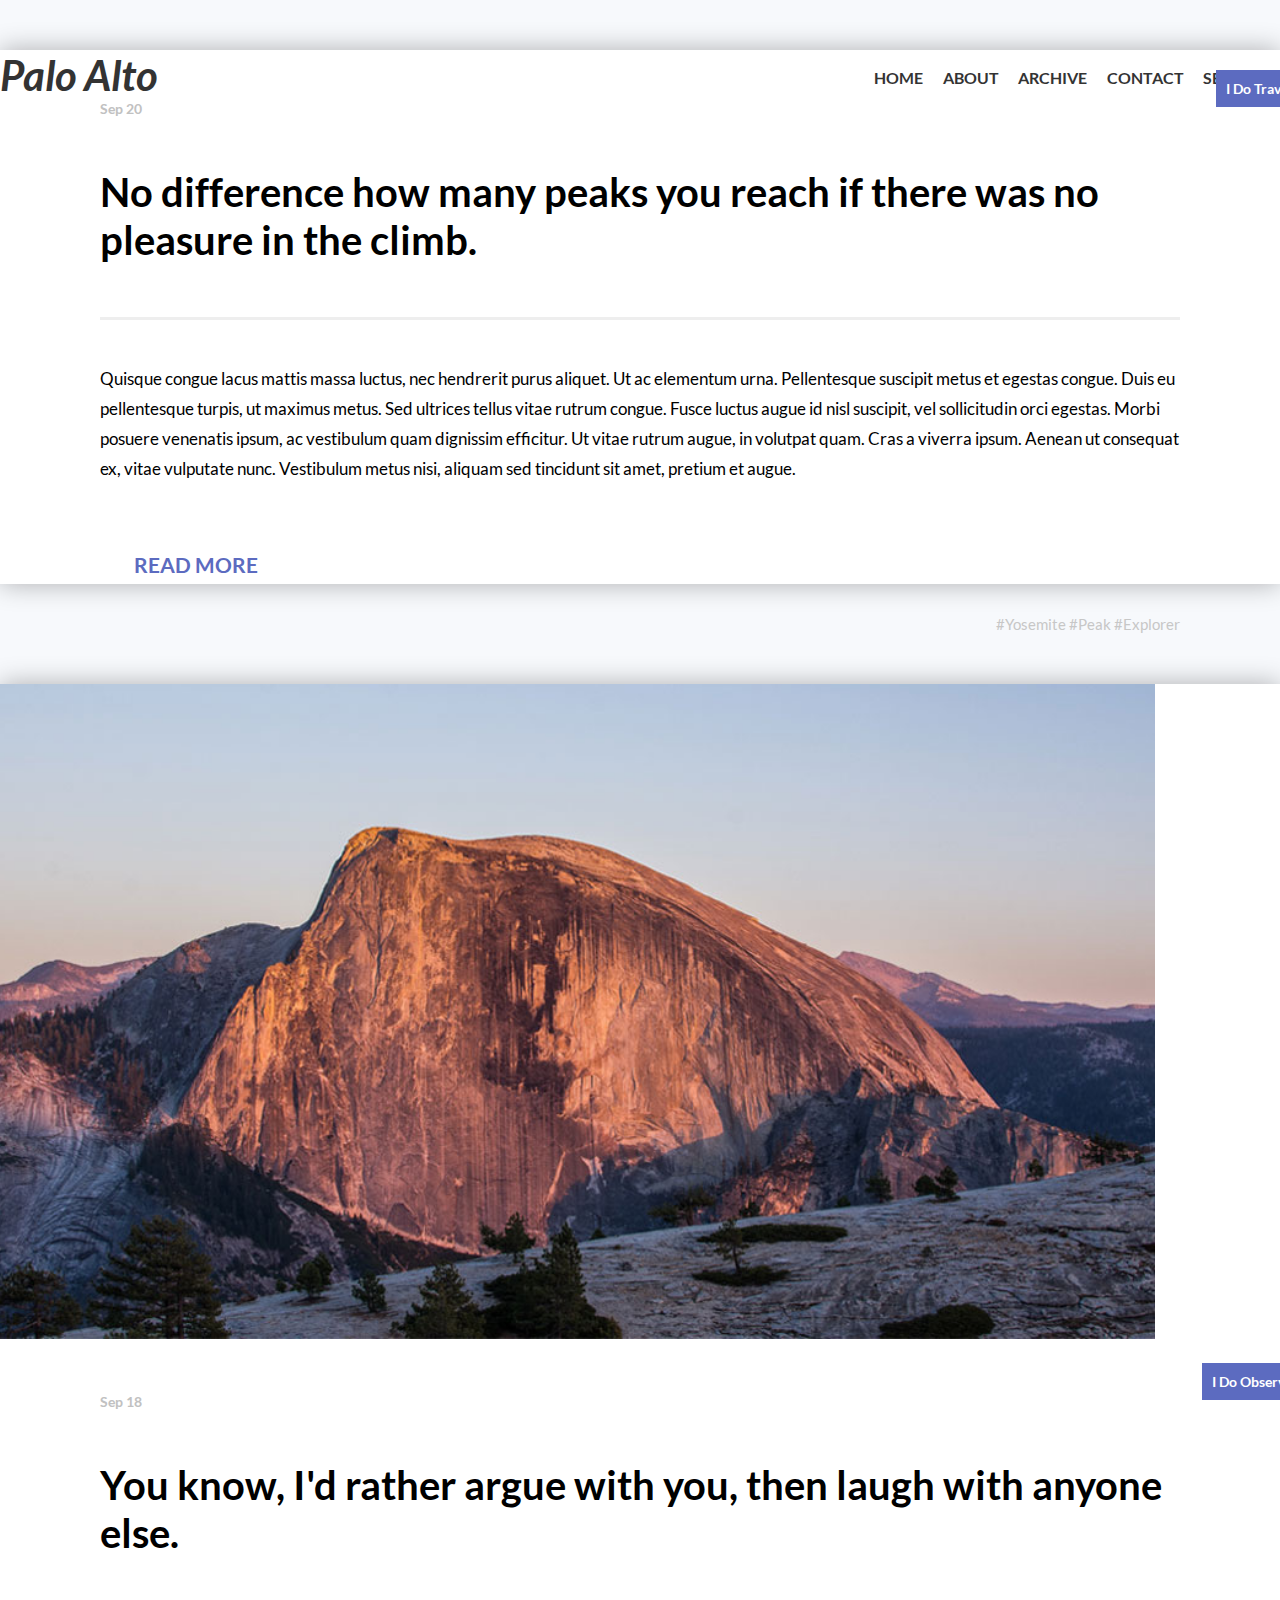
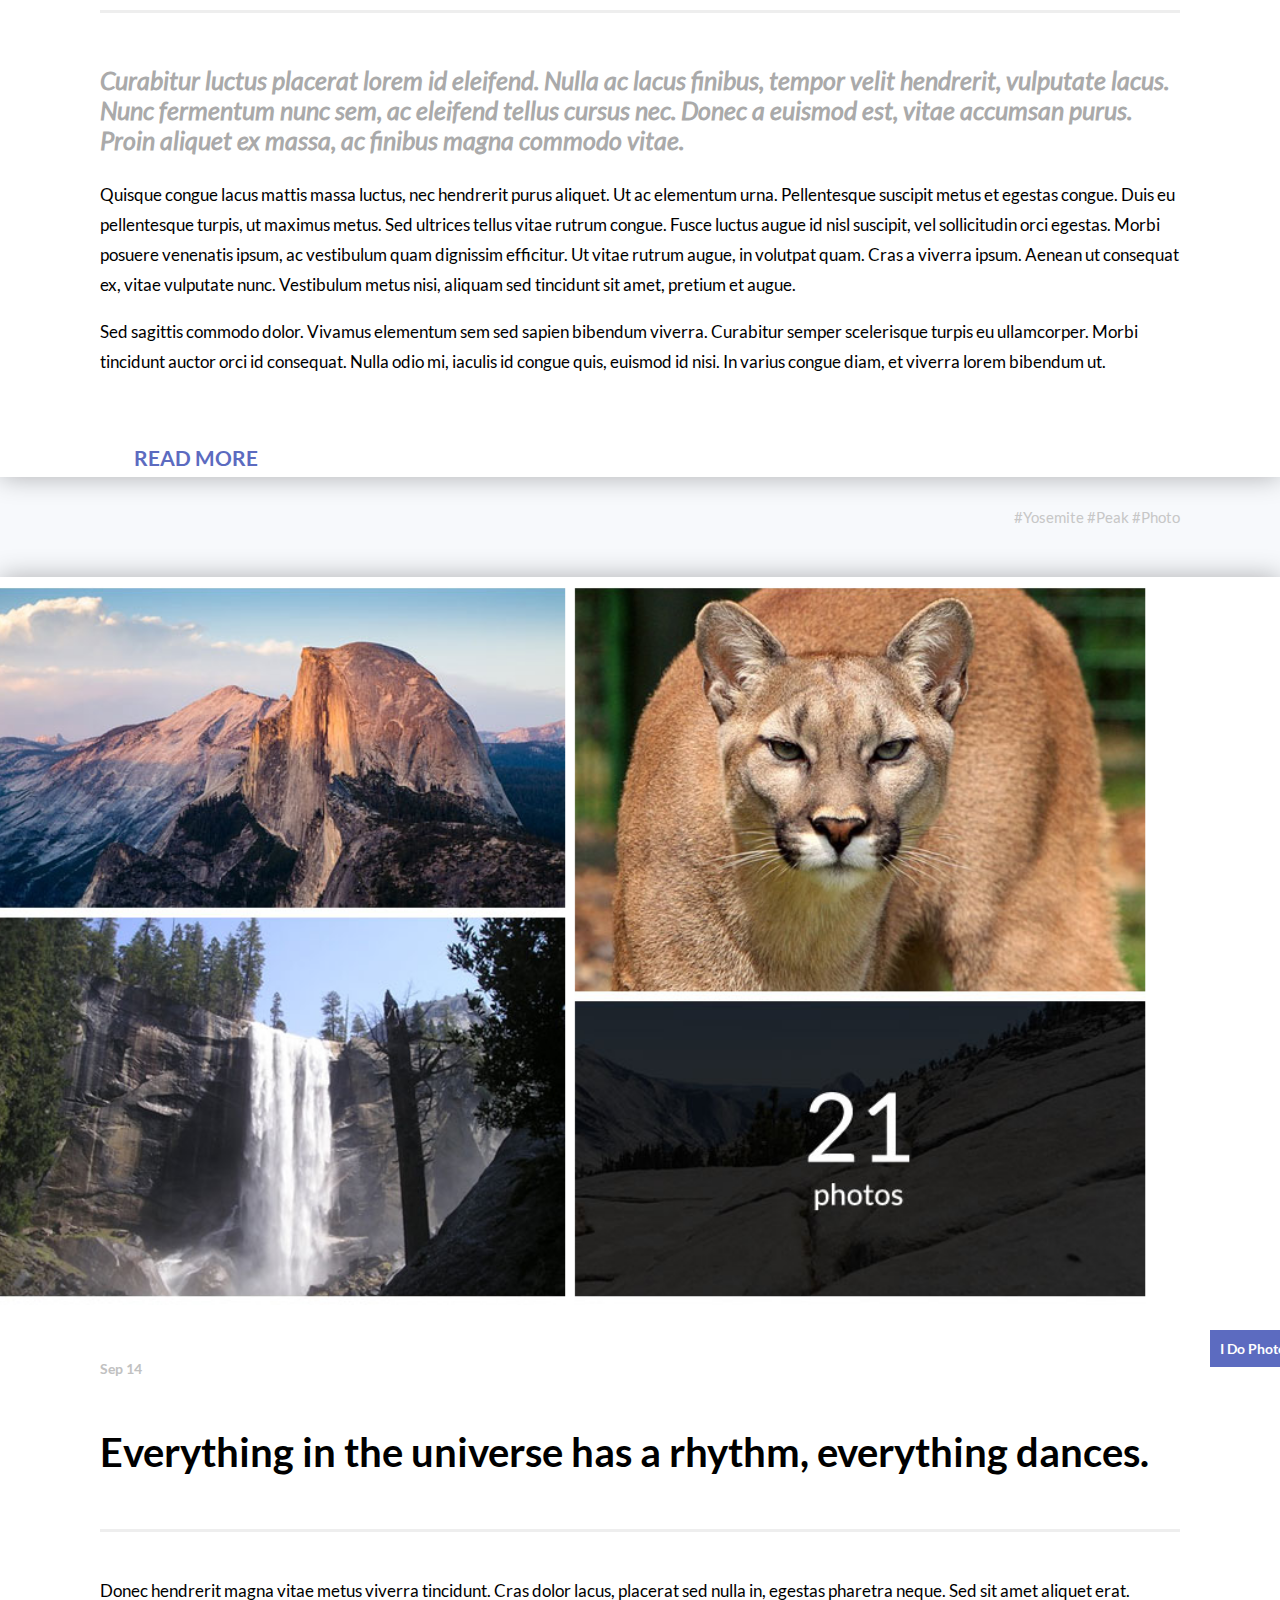
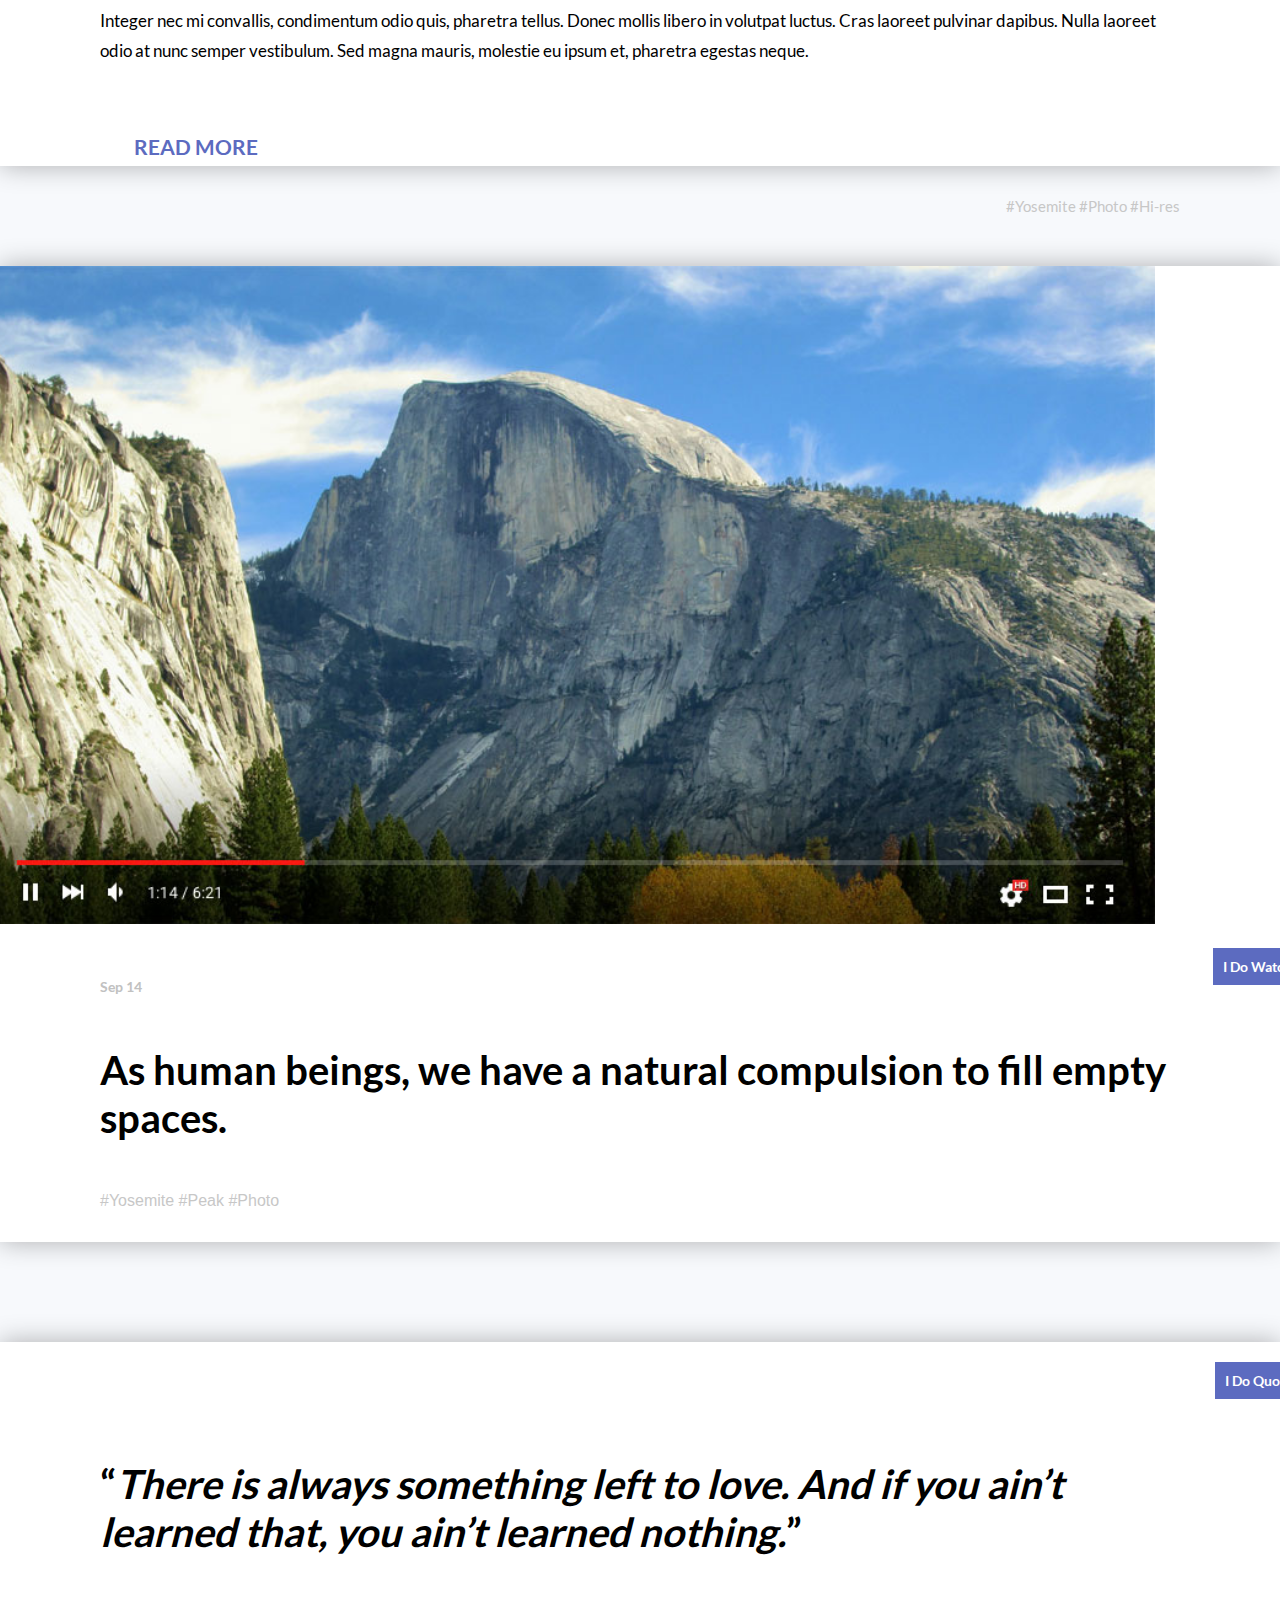
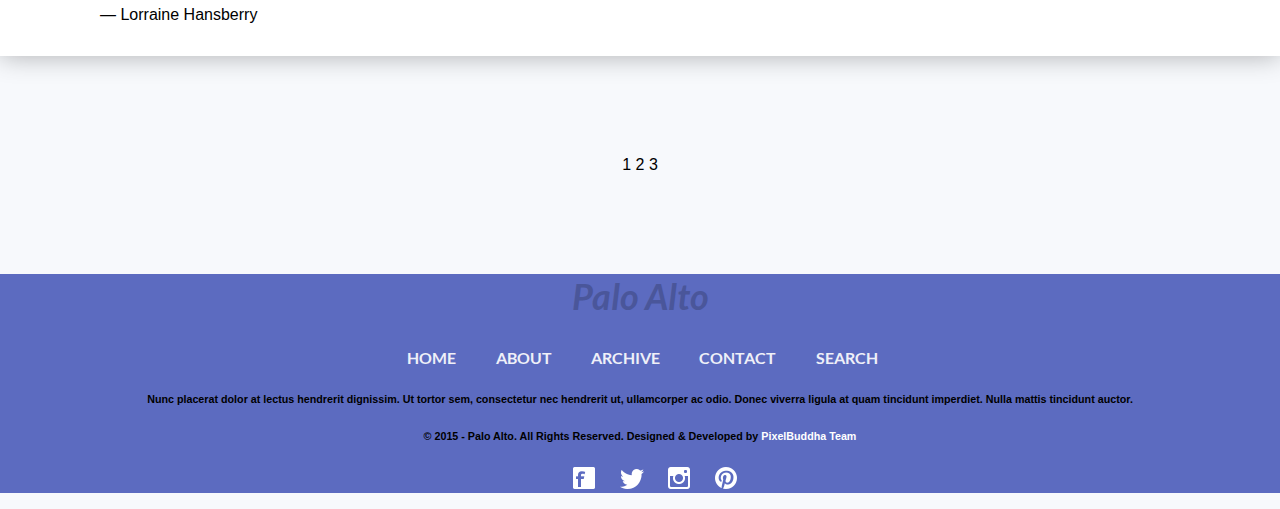
<file: public/html/search.html>
<!DOCTYPE html>
<html lang="en">
<head>
    <meta charset="UTF-8">
    <title>Search</title>
    <link href="../css/main.css" rel="stylesheet">
    <link href="../css/normalize.css" rel="stylesheet">
</head>
<body>
    <header>
    <div class="logo"><a href="index.html">Palo Alto</a></div>
    <nav class="nav_header">
    <ul class="menu">
        <li><a href="index.html">HOME</a></li>
        <li><a href="about.html">ABOUT</a></li>
        <li><a href="archive.html">ARCHIVE</a></li>
        <li><a href="contacts.html">CONTACT</a></li>
        <li><a href="search.html">SEARCH</a></li>
    </ul>
    </nav>
</header>
    <main>
        <article>
            <header class="art_header">
                <div class="i_do">
                    I Do Travel
                </div>
                <div class="art_date">
                    Sep 20
                </div><br>

                <h2>No difference how many peaks you reach if there was no pleasure in the climb.</h2>

            </header>

            <div class="art_text">
                <p>Quisque congue lacus mattis massa luctus, nec hendrerit purus aliquet. Ut ac elementum urna. Pellentesque suscipit metus et egestas congue.
                    Duis eu pellentesque turpis, ut maximus metus. Sed ultrices tellus vitae rutrum congue. Fusce luctus augue id nisl suscipit, vel sollicitudin orci egestas.
                    Morbi posuere venenatis ipsum, ac vestibulum quam dignissim efficitur. Ut vitae rutrum augue, in volutpat quam. Cras a viverra ipsum. Aenean ut consequat ex, vitae vulputate nunc.
                    Vestibulum metus nisi, aliquam sed tincidunt sit amet, pretium et augue.</p>
            </div>

            <footer class="art_footer">
                <div class="read_more">
                    <a href="post.html">READ MORE</a>
                </div>

                <div class="tags">
                    <a href="">#Yosemite</a>
                    <a href="">#Peak</a>
                    <a href="">#Explorer</a>
                </div>
            </footer>
        </article>

        <article>
            <header class="art_header">
                <div class="img"><img src="../img/img_1.jpg" alt="Image 1"></div>

                <div class="i_do">
                    I Do Observe
                </div>
                <div class="art_date">
                    Sep 18
                </div><br>
                <h2>You know, I'd rather argue with you, then laugh with anyone else. </h2>
            </header>

            <div class="art_text">
                <h3><i>Curabitur luctus placerat lorem id eleifend. Nulla ac lacus finibus, tempor velit hendrerit, vulputate lacus. Nunc fermentum nunc sem, ac eleifend tellus cursus nec.
                    Donec a euismod est, vitae accumsan purus. Proin aliquet ex massa, ac finibus magna commodo vitae.</i></h3>
                <p>Quisque congue lacus mattis massa luctus, nec hendrerit purus aliquet. Ut ac elementum urna. Pellentesque suscipit metus et egestas congue.
                    Duis eu pellentesque turpis, ut maximus metus. Sed ultrices tellus vitae rutrum congue. Fusce luctus augue id nisl suscipit, vel sollicitudin orci egestas.
                    Morbi posuere venenatis ipsum, ac vestibulum quam dignissim efficitur. Ut vitae rutrum augue, in volutpat quam. Cras a viverra ipsum. Aenean ut consequat ex, vitae vulputate nunc.
                    Vestibulum metus nisi, aliquam sed tincidunt sit amet, pretium et augue.</p>
                <p>Sed sagittis commodo dolor. Vivamus elementum sem sed sapien bibendum viverra. Curabitur semper scelerisque turpis eu ullamcorper. Morbi tincidunt auctor orci id consequat.
                    Nulla odio mi, iaculis id congue quis, euismod id nisi. In varius congue diam, et viverra lorem bibendum ut.</p>
            </div>

            <footer class="art_footer">
                <div class="read_more">
                    <a href="post.html">READ MORE</a>
                </div>

                <div class="tags">
                    <a href="">#Yosemite</a>
                    <a href="">#Peak</a>
                    <a href="">#Photo</a>
                </div>
            </footer>
        </article>

        <article>
            <header class="art_header">
                <div class="img"> <img src="../img/img_2.jpg" alt="Image 2"></div>

                <div class="i_do">
                    I Do Photos
                </div>
                <div class="art_date">
                    Sep 14
                </div><br>
                <h2>Everything in the universe has a rhythm, everything dances.</h2>
            </header>

            <div class="art_text">
                <p>Donec hendrerit magna vitae metus viverra tincidunt. Cras dolor lacus, placerat sed nulla in, egestas pharetra neque.
                    Sed sit amet aliquet erat. Integer nec mi convallis, condimentum odio quis, pharetra tellus. Donec mollis libero in volutpat luctus. Cras laoreet pulvinar dapibus.
                    Nulla laoreet odio at nunc semper vestibulum. Sed magna mauris, molestie eu ipsum et, pharetra egestas neque.</p>
            </div>

            <footer class="art_footer">
                <div class="read_more">
                    <a href="post.html">READ MORE</a>
                </div>

                <div class="tags">
                    <a href="">#Yosemite</a>
                    <a href="">#Photo</a>
                    <a href="">#Hi-res</a>
                </div>
            </footer>

        </article>

        <article>
            <header class="art_header">
                <div class="img"><img src="../img/img_3.jpg" alt="Image 3"></div>

                <div class="i_do">
                    I Do Watch
                </div>
                <div class="art_date">
                    Sep 14
                </div><br>
                <h2>As human beings, we have a natural compulsion to fill empty spaces.</h2>
            </header>

            <footer class="art_footer">

                <div class="tags_left">
                    <a href="">#Yosemite</a>
                    <a href="">#Peak</a>
                    <a href="">#Photo</a>
                </div>
            </footer>
        </article>

        <article>
            <header class="art_header">
                <div class="i_do">
                    I Do Quote
                </div><br>
                <h2><q><i>There is always something left to love.
                    And if you ain’t learned that, you
                    ain’t learned nothing.</i></q></h2>
            </header>

            <footer class="art_footer">
                <div class="tags_left">
                    — Lorraine Hansberry
                </div>
            </footer>
        </article>
        <div id="pagination">
            1 2 3
        </div>
    </main>
    <footer>
        <div class="logo_footer">
            <h2>Palo Alto</h2>
        </div>
        <nav class="nav_footer">
            <ul  class="menu">
                <li><a href="index.html">HOME</a></li>
                <li><a href="about.html">ABOUT</a></li>
                <li><a href="archive.html">ARCHIVE</a></li>
                <li><a href="contacts.html">CONTACT</a></li>
                <li><a href="search.html">SEARCH</a></li>
            </ul>
        </nav>
        <h6>Nunc placerat dolor at lectus hendrerit dignissim. Ut tortor sem, consectetur nec hendrerit ut, ullamcorper ac odio. Donec viverra ligula at quam tincidunt imperdiet. Nulla mattis tincidunt auctor.</h6>
        <h6>&copy; 2015 - Palo Alto. All Rights Reserved. Designed &amp; Developed by <a href="https://pixelbuddha.net/">PixelBuddha Team</a></h6>
        <div>
            <ul class="social">
                <li><a href="https://www.facebook.com/" target="_blank"><img src="../img/icons/facebook.png" alt="Facebook"></a></li>
                <li><a href="https://twitter.com/" target="_blank"><img src="../img/icons/twitter.png" alt="Twitter"></a></li>
                <li><a href="https://www.instagram.com/" target="_blank"><img src="../img/icons/instagram.png" alt="Instagram"></a></li>
                <li><a href="https://www.pinterest.com/" target="_blank"><img src="../img/icons/pinterest.png" alt="Pinterest"></a></li>
            </ul>
        </div>
    </footer>
</body>
</html>
</file>
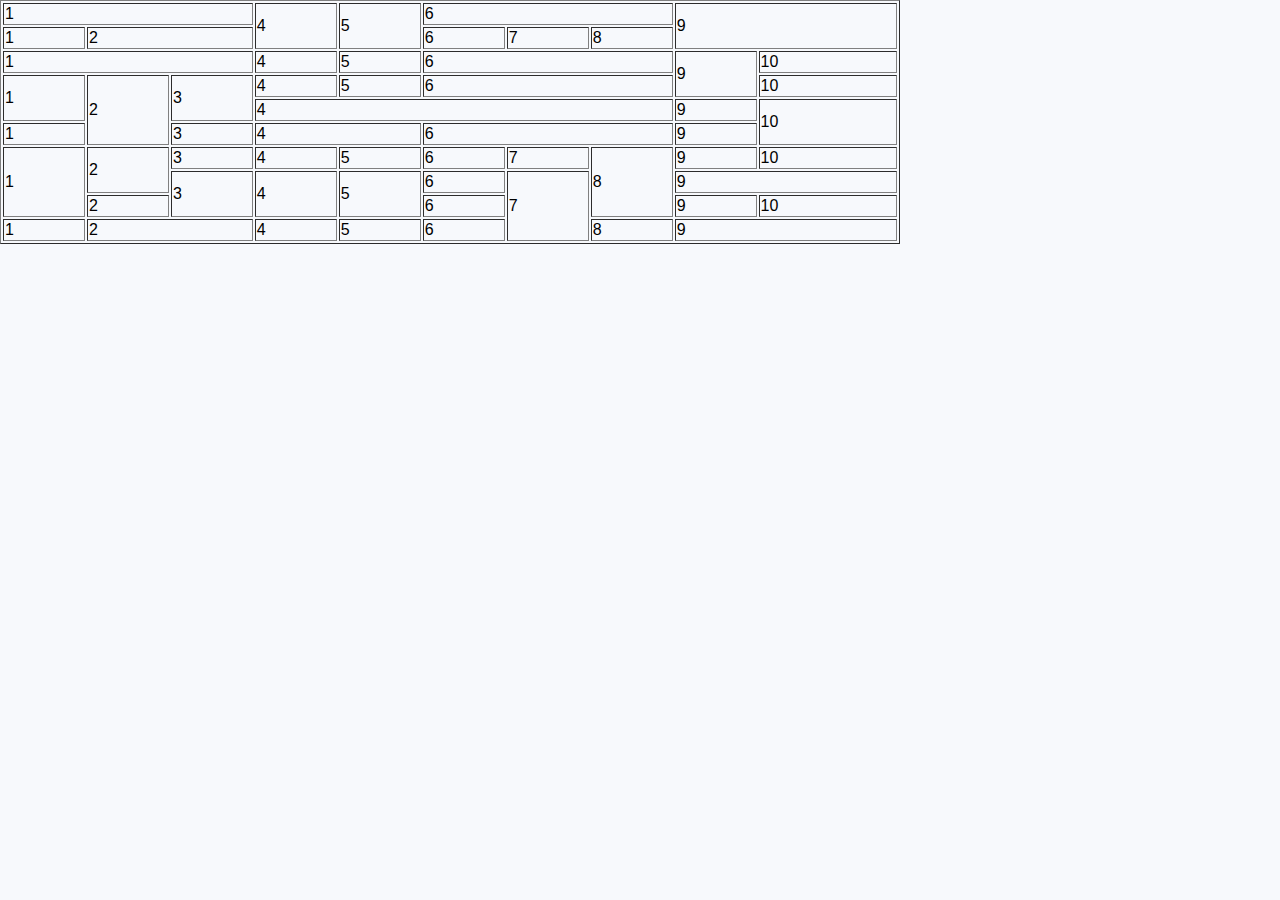
<file: public/html/table.html>
<!DOCTYPE html>
<html lang="en">
<head>
    <meta charset="UTF-8">
    <title>Palo Alto</title>
    <link href="../css/main.css" rel="stylesheet">
    <link href="../css/normalize.css" rel="stylesheet">
    <style>
        table {


        }
        tr td {

        }
    </style>
</head>
<body>
<table border="1" width="900px">
    <tr>
        <td colspan="3">1</td>


        <td rowspan="2">4</td>
        <td rowspan="2">5</td>
        <td colspan="3">6</td>


        <td rowspan="2" colspan="2">9</td>

    </tr><tr>
        <td>1</td>
        <td colspan="2">2</td>



        <td>6</td>
        <td>7</td>
        <td>8</td>

    </tr><tr>
        <td colspan="3">1</td>


        <td>4</td>
        <td>5</td>
        <td colspan="3">6</td>


        <td rowspan="2">9</td>
        <td>10</td>
    </tr><tr>
        <td rowspan="2">1</td>
        <td rowspan="3">2</td>
        <td rowspan="2">3</td>
        <td>4</td>
        <td>5</td>
        <td colspan="3">6</td>



        <td>10</td>
    </tr><tr>



        <td colspan="5">4</td>




        <td>9</td>
        <td rowspan="2">10</td>
    </tr><tr>
        <td>1</td>

        <td>3</td>
        <td colspan="2">4</td>

        <td colspan="3">6</td>


        <td>9</td>

    </tr><tr>
        <td rowspan="3">1</td>
        <td rowspan="2">2</td>
        <td>3</td>
        <td>4</td>
        <td>5</td>
        <td>6</td>
        <td>7</td>
        <td rowspan="3">8</td>
        <td>9</td>
        <td>10</td>
    </tr><tr>


        <td rowspan="2">3</td>
        <td rowspan="2">4</td>
        <td rowspan="2">5</td>
        <td>6</td>
        <td rowspan="3">7</td>

        <td colspan="2">9</td>

    </tr><tr>

        <td>2</td>



        <td>6</td>


        <td>9</td>
        <td>10</td>
    </tr><tr>
        <td>1</td>
        <td colspan="2">2</td>

        <td>4</td>
        <td>5</td>
        <td>6</td>

        <td>8</td>
        <td colspan="2">9</td>

    </tr>
</table>
</body>
</html>
</file>
<file: public/css/grid.css>
.container,
.container-full {
    width: 100%;
    margin-left: auto;
    margin-right: auto;
    padding-left: 15px;
    padding-left: 0.9375rem;
    padding-right: 15px;
    padding-right: 0.9375rem;
}

html,
body {
    margin: 0;
    padding: 0;
}

.clearfix:before,
.container:before,
.container-full:before,
.row:before,
.clearfix:after,
.container:after,
.container-full:after,
.row:after {
    content: " ";
    display: table;
}

.clearfix:after,
.container:after,
.container-full:after,
.row:after {
    clear: both;
}

*,
*:before,
*:after {
    box-sizing: border-box;
}

img {
    vertical-align: middle;
    max-width: 100%;
    height: auto;
}

@media (min-width: 544px) {
    .container {
        max-width: 576px;
    }
}

@media (min-width: 768px) {
    .container {
        max-width: 720px;
    }
}

@media (min-width: 992px) {
    .container {
        max-width: 940px;
    }
}

@media (min-width: 1200px) {
    .container {
        max-width: 1170px;
    }
}

.row {
    margin-left: -15px;
    margin-left: -0.9375rem;
    margin-right: -15px;
    margin-right: -0.9375rem;
}

.col {
    float: left;
    width: 100%;
    min-height: 1px;
    position: relative;
    box-sizing: border-box;
    padding-left: 15px;
    padding-left: 0.9375rem;
    padding-right: 15px;
    padding-right: 0.9375rem;
}

@media (max-width: 543px) {
    .container {
        padding-left: 0.75rem;
        padding-right: 0.75rem;
    }

    .container-full {
        padding-left: 0.75rem;
        padding-right: 0.75rem;
    }

    .row {
        margin-left: -0.75rem;
        margin-right: -0.75rem;
    }

    .col {
        padding-left: 0.75rem;
        padding-right: 0.75rem;
    }
}

.xs-1 {
    width: 8.33333%;
}

.xs-offset-1 {
    margin-left: 8.33333%;
}

.xs-pull-1 {
    left: 8.33333%;
}

.xs-push-1 {
    right: 8.33333%;
}

.xs-2 {
    width: 16.66667%;
}

.xs-offset-2 {
    margin-left: 16.66667%;
}

.xs-pull-2 {
    left: 16.66667%;
}

.xs-push-2 {
    right: 16.66667%;
}

.xs-3 {
    width: 25%;
}

.xs-offset-3 {
    margin-left: 25%;
}

.xs-pull-3 {
    left: 25%;
}

.xs-push-3 {
    right: 25%;
}

.xs-4 {
    width: 33.33333%;
}

.xs-offset-4 {
    margin-left: 33.33333%;
}

.xs-pull-4 {
    left: 33.33333%;
}

.xs-push-4 {
    right: 33.33333%;
}

.xs-5 {
    width: 41.66667%;
}

.xs-offset-5 {
    margin-left: 41.66667%;
}

.xs-pull-5 {
    left: 41.66667%;
}

.xs-push-5 {
    right: 41.66667%;
}

.xs-6 {
    width: 50%;
}

.xs-offset-6 {
    margin-left: 50%;
}

.xs-pull-6 {
    left: 50%;
}

.xs-push-6 {
    right: 50%;
}

.xs-7 {
    width: 58.33333%;
}

.xs-offset-7 {
    margin-left: 58.33333%;
}

.xs-pull-7 {
    left: 58.33333%;
}

.xs-push-7 {
    right: 58.33333%;
}

.xs-8 {
    width: 66.66667%;
}

.xs-offset-8 {
    margin-left: 66.66667%;
}

.xs-pull-8 {
    left: 66.66667%;
}

.xs-push-8 {
    right: 66.66667%;
}

.xs-9 {
    width: 75%;
}

.xs-offset-9 {
    margin-left: 75%;
}

.xs-pull-9 {
    left: 75%;
}

.xs-push-9 {
    right: 75%;
}

.xs-10 {
    width: 83.33333%;
}

.xs-offset-10 {
    margin-left: 83.33333%;
}

.xs-pull-10 {
    left: 83.33333%;
}

.xs-push-10 {
    right: 83.33333%;
}

.xs-11 {
    width: 91.66667%;
}

.xs-offset-11 {
    margin-left: 91.66667%;
}

.xs-pull-11 {
    left: 91.66667%;
}

.xs-push-11 {
    right: 91.66667%;
}

.xs-12 {
    width: 100%;
}

.xs-offset-12 {
    margin-left: 100%;
}

.xs-pull-12 {
    left: 100%;
}

.xs-push-12 {
    right: 100%;
}

.xs-offset-0 {
    margin-left: 0;
}

@media (min-width: 544px) {
    .s-1 {
        width: 8.33333%;
    }

    .s-offset-1 {
        margin-left: 8.33333%;
    }

    .s-pull-1 {
        left: 8.33333%;
    }

    .s-push-1 {
        right: 8.33333%;
    }

    .s-2 {
        width: 16.66667%;
    }

    .s-offset-2 {
        margin-left: 16.66667%;
    }

    .s-pull-2 {
        left: 16.66667%;
    }

    .s-push-2 {
        right: 16.66667%;
    }

    .s-3 {
        width: 25%;
    }

    .s-offset-3 {
        margin-left: 25%;
    }

    .s-pull-3 {
        left: 25%;
    }

    .s-push-3 {
        right: 25%;
    }

    .s-4 {
        width: 33.33333%;
    }

    .s-offset-4 {
        margin-left: 33.33333%;
    }

    .s-pull-4 {
        left: 33.33333%;
    }

    .s-push-4 {
        right: 33.33333%;
    }

    .s-5 {
        width: 41.66667%;
    }

    .s-offset-5 {
        margin-left: 41.66667%;
    }

    .s-pull-5 {
        left: 41.66667%;
    }

    .s-push-5 {
        right: 41.66667%;
    }

    .s-6 {
        width: 50%;
    }

    .s-offset-6 {
        margin-left: 50%;
    }

    .s-pull-6 {
        left: 50%;
    }

    .s-push-6 {
        right: 50%;
    }

    .s-7 {
        width: 58.33333%;
    }

    .s-offset-7 {
        margin-left: 58.33333%;
    }

    .s-pull-7 {
        left: 58.33333%;
    }

    .s-push-7 {
        right: 58.33333%;
    }

    .s-8 {
        width: 66.66667%;
    }

    .s-offset-8 {
        margin-left: 66.66667%;
    }

    .s-pull-8 {
        left: 66.66667%;
    }

    .s-push-8 {
        right: 66.66667%;
    }

    .s-9 {
        width: 75%;
    }

    .s-offset-9 {
        margin-left: 75%;
    }

    .s-pull-9 {
        left: 75%;
    }

    .s-push-9 {
        right: 75%;
    }

    .s-10 {
        width: 83.33333%;
    }

    .s-offset-10 {
        margin-left: 83.33333%;
    }

    .s-pull-10 {
        left: 83.33333%;
    }

    .s-push-10 {
        right: 83.33333%;
    }

    .s-11 {
        width: 91.66667%;
    }

    .s-offset-11 {
        margin-left: 91.66667%;
    }

    .s-pull-11 {
        left: 91.66667%;
    }

    .s-push-11 {
        right: 91.66667%;
    }

    .s-12 {
        width: 100%;
    }

    .s-offset-12 {
        margin-left: 100%;
    }

    .s-pull-12 {
        left: 100%;
    }

    .s-push-12 {
        right: 100%;
    }

    .s-offset-0 {
        margin-left: 0;
    }
}

@media (min-width: 768px) {
    .m-1 {
        width: 8.33333%;
    }

    .m-offset-1 {
        margin-left: 8.33333%;
    }

    .m-pull-1 {
        left: 8.33333%;
    }

    .m-push-1 {
        right: 8.33333%;
    }

    .m-2 {
        width: 16.66667%;
    }

    .m-offset-2 {
        margin-left: 16.66667%;
    }

    .m-pull-2 {
        left: 16.66667%;
    }

    .m-push-2 {
        right: 16.66667%;
    }

    .m-3 {
        width: 25%;
    }

    .m-offset-3 {
        margin-left: 25%;
    }

    .m-pull-3 {
        left: 25%;
    }

    .m-push-3 {
        right: 25%;
    }

    .m-4 {
        width: 33.33333%;
    }

    .m-offset-4 {
        margin-left: 33.33333%;
    }

    .m-pull-4 {
        left: 33.33333%;
    }

    .m-push-4 {
        right: 33.33333%;
    }

    .m-5 {
        width: 41.66667%;
    }

    .m-offset-5 {
        margin-left: 41.66667%;
    }

    .m-pull-5 {
        left: 41.66667%;
    }

    .m-push-5 {
        right: 41.66667%;
    }

    .m-6 {
        width: 50%;
    }

    .m-offset-6 {
        margin-left: 50%;
    }

    .m-pull-6 {
        left: 50%;
    }

    .m-push-6 {
        right: 50%;
    }

    .m-7 {
        width: 58.33333%;
    }

    .m-offset-7 {
        margin-left: 58.33333%;
    }

    .m-pull-7 {
        left: 58.33333%;
    }

    .m-push-7 {
        right: 58.33333%;
    }

    .m-8 {
        width: 66.66667%;
    }

    .m-offset-8 {
        margin-left: 66.66667%;
    }

    .m-pull-8 {
        left: 66.66667%;
    }

    .m-push-8 {
        right: 66.66667%;
    }

    .m-9 {
        width: 75%;
    }

    .m-offset-9 {
        margin-left: 75%;
    }

    .m-pull-9 {
        left: 75%;
    }

    .m-push-9 {
        right: 75%;
    }

    .m-10 {
        width: 83.33333%;
    }

    .m-offset-10 {
        margin-left: 83.33333%;
    }

    .m-pull-10 {
        left: 83.33333%;
    }

    .m-push-10 {
        right: 83.33333%;
    }

    .m-11 {
        width: 91.66667%;
    }

    .m-offset-11 {
        margin-left: 91.66667%;
    }

    .m-pull-11 {
        left: 91.66667%;
    }

    .m-push-11 {
        right: 91.66667%;
    }

    .m-12 {
        width: 100%;
    }

    .m-offset-12 {
        margin-left: 100%;
    }

    .m-pull-12 {
        left: 100%;
    }

    .m-push-12 {
        right: 100%;
    }

    .m-offset-0 {
        margin-left: 0;
    }
}

@media (min-width: 992px) {
    .l-1 {
        width: 8.33333%;
    }

    .l-offset-1 {
        margin-left: 8.33333%;
    }

    .l-pull-1 {
        left: 8.33333%;
    }

    .l-push-1 {
        right: 8.33333%;
    }

    .l-2 {
        width: 16.66667%;
    }

    .l-offset-2 {
        margin-left: 16.66667%;
    }

    .l-pull-2 {
        left: 16.66667%;
    }

    .l-push-2 {
        right: 16.66667%;
    }

    .l-3 {
        width: 25%;
    }

    .l-offset-3 {
        margin-left: 25%;
    }

    .l-pull-3 {
        left: 25%;
    }

    .l-push-3 {
        right: 25%;
    }

    .l-4 {
        width: 33.33333%;
    }

    .l-offset-4 {
        margin-left: 33.33333%;
    }

    .l-pull-4 {
        left: 33.33333%;
    }

    .l-push-4 {
        right: 33.33333%;
    }

    .l-5 {
        width: 41.66667%;
    }

    .l-offset-5 {
        margin-left: 41.66667%;
    }

    .l-pull-5 {
        left: 41.66667%;
    }

    .l-push-5 {
        right: 41.66667%;
    }

    .l-6 {
        width: 50%;
    }

    .l-offset-6 {
        margin-left: 50%;
    }

    .l-pull-6 {
        left: 50%;
    }

    .l-push-6 {
        right: 50%;
    }

    .l-7 {
        width: 58.33333%;
    }

    .l-offset-7 {
        margin-left: 58.33333%;
    }

    .l-pull-7 {
        left: 58.33333%;
    }

    .l-push-7 {
        right: 58.33333%;
    }

    .l-8 {
        width: 66.66667%;
    }

    .l-offset-8 {
        margin-left: 66.66667%;
    }

    .l-pull-8 {
        left: 66.66667%;
    }

    .l-push-8 {
        right: 66.66667%;
    }

    .l-9 {
        width: 75%;
    }

    .l-offset-9 {
        margin-left: 75%;
    }

    .l-pull-9 {
        left: 75%;
    }

    .l-push-9 {
        right: 75%;
    }

    .l-10 {
        width: 83.33333%;
    }

    .l-offset-10 {
        margin-left: 83.33333%;
    }

    .l-pull-10 {
        left: 83.33333%;
    }

    .l-push-10 {
        right: 83.33333%;
    }

    .l-11 {
        width: 91.66667%;
    }

    .l-offset-11 {
        margin-left: 91.66667%;
    }

    .l-pull-11 {
        left: 91.66667%;
    }

    .l-push-11 {
        right: 91.66667%;
    }

    .l-12 {
        width: 100%;
    }

    .l-offset-12 {
        margin-left: 100%;
    }

    .l-pull-12 {
        left: 100%;
    }

    .l-push-12 {
        right: 100%;
    }

    .l-offset-0 {
        margin-left: 0;
    }
}

@media (min-width: 1200px) {
    .xl-1 {
        width: 8.33333%;
    }

    .xl-offset-1 {
        margin-left: 8.33333%;
    }

    .xl-pull-1 {
        left: 8.33333%;
    }

    .xl-push-1 {
        right: 8.33333%;
    }

    .xl-2 {
        width: 16.66667%;
    }

    .xl-offset-2 {
        margin-left: 16.66667%;
    }

    .xl-pull-2 {
        left: 16.66667%;
    }

    .xl-push-2 {
        right: 16.66667%;
    }

    .xl-3 {
        width: 25%;
    }

    .xl-offset-3 {
        margin-left: 25%;
    }

    .xl-pull-3 {
        left: 25%;
    }

    .xl-push-3 {
        right: 25%;
    }

    .xl-4 {
        width: 33.33333%;
    }

    .xl-offset-4 {
        margin-left: 33.33333%;
    }

    .xl-pull-4 {
        left: 33.33333%;
    }

    .xl-push-4 {
        right: 33.33333%;
    }

    .xl-5 {
        width: 41.66667%;
    }

    .xl-offset-5 {
        margin-left: 41.66667%;
    }

    .xl-pull-5 {
        left: 41.66667%;
    }

    .xl-push-5 {
        right: 41.66667%;
    }

    .xl-6 {
        width: 50%;
    }

    .xl-offset-6 {
        margin-left: 50%;
    }

    .xl-pull-6 {
        left: 50%;
    }

    .xl-push-6 {
        right: 50%;
    }

    .xl-7 {
        width: 58.33333%;
    }

    .xl-offset-7 {
        margin-left: 58.33333%;
    }

    .xl-pull-7 {
        left: 58.33333%;
    }

    .xl-push-7 {
        right: 58.33333%;
    }

    .xl-8 {
        width: 66.66667%;
    }

    .xl-offset-8 {
        margin-left: 66.66667%;
    }

    .xl-pull-8 {
        left: 66.66667%;
    }

    .xl-push-8 {
        right: 66.66667%;
    }

    .xl-9 {
        width: 75%;
    }

    .xl-offset-9 {
        margin-left: 75%;
    }

    .xl-pull-9 {
        left: 75%;
    }

    .xl-push-9 {
        right: 75%;
    }

    .xl-10 {
        width: 83.33333%;
    }

    .xl-offset-10 {
        margin-left: 83.33333%;
    }

    .xl-pull-10 {
        left: 83.33333%;
    }

    .xl-push-10 {
        right: 83.33333%;
    }

    .xl-11 {
        width: 91.66667%;
    }

    .xl-offset-11 {
        margin-left: 91.66667%;
    }

    .xl-pull-11 {
        left: 91.66667%;
    }

    .xl-push-11 {
        right: 91.66667%;
    }

    .xl-12 {
        width: 100%;
    }

    .xl-offset-12 {
        margin-left: 100%;
    }

    .xl-pull-12 {
        left: 100%;
    }

    .xl-push-12 {
        right: 100%;
    }

    .xl-offset-0 {
        margin-left: 0;
    }
}

.hide {
    display: none !important;
}

@media (max-width: 543px) {
    .hide-xs {
        display: none !important;
    }
}

@media (min-width: 544px) and (max-width: 767px) {
    .hide-s {
        display: none !important;
    }
}

@media (min-width: 768px) and (max-width: 991px) {
    .hide-m {
        display: none !important;
    }
}

@media (min-width: 992px) and (max-width: 1199px) {
    .hide-l {
        display: none !important;
    }
}

@media (min-width: 1200px) {
    .hide-xl {
        display: none !important;
    }
}

.show {
    display: block !important;
}

.show-xs, .show-s, .show-m, .show-l {
    display: none !important;
}

@media (max-width: 543px) {
    .show-xs {
        display: block !important;
    }
}

@media (min-width: 544px) and (max-width: 767px) {
    .show-s {
        display: block !important;
    }
}

@media (min-width: 768px) and (max-width: 991px) {
    .show-m {
        display: block !important;
    }
}

@media (min-width: 992px) and (max-width: 1199px) {
    .show-l {
        display: block !important;
    }
}

@media (min-width: 1200px) {
    .show-xl {
        display: block !important;
    }
}

.hidden {
    opacity: 0 !important;
    visibility: hidden !important;
}
</file>
<file: public/css/main.css>
/* lato-300 - latin */
@font-face {
    font-family: 'Lato Light';
    font-style: normal;
    font-weight: 300;
    src: local('Lato Light'), local('Lato-Light'),
    url('../fonts/Lato/lato-v11-latin-300.woff2') format('woff2'), /* Super Modern Browsers */
    url('../fonts/Lato/lato-v11-latin-300.woff') format('woff'); /* Modern Browsers */
}
/* lato-300italic - latin */
@font-face {
    font-family: 'LatoLightItalic';
    font-style: italic;
    font-weight: 300;
    src: local('Lato Light Italic'), local('Lato-LightItalic'),
    url('../fonts/Lato/lato-v11-latin-300italic.woff2') format('woff2'), /* Super Modern Browsers */
    url('../fonts/Lato/lato-v11-latin-300italic.woff') format('woff'); /* Modern Browsers */

}
/* lato-regular - latin */
@font-face {
    font-family: 'LatoRegular';
    font-style: normal;
    font-weight: 400;
    src: local('Lato Regular'), local('Lato-Regular'),
    url('../fonts/Lato/lato-v11-latin-regular.woff2') format('woff2'), /* Super Modern Browsers */
    url('../fonts/Lato/lato-v11-latin-regular.woff') format('woff'); /* Modern Browsers */
}
/* lato-italic - latin */
@font-face {
    font-family: 'LatoItalic';
    font-style: italic;
    font-weight: 400;
    src: local('Lato Italic'), local('Lato-Italic'),
    url('../fonts/Lato/lato-v11-latin-italic.woff2') format('woff2'), /* Super Modern Browsers */
    url('../fonts/Lato/lato-v11-latin-italic.woff') format('woff'); /* Modern Browsers */
}
/* lato-700 - latin */
@font-face {
    font-family: 'LatoBold';
    font-style: normal;
    font-weight: 700;
    src: local('Lato Bold'), local('Lato-Bold'),
    url('../fonts/Lato/lato-v11-latin-700.woff2') format('woff2'), /* Super Modern Browsers */
    url('../fonts/Lato/lato-v11-latin-700.woff') format('woff'); /* Modern Browsers */
}
/* lato-700italic - latin */
@font-face {
    font-family: 'LatoBoldItalic';
    font-style: italic;
    font-weight: 700;
    src: local('Lato Bold Italic'), local('Lato-BoldItalic'),
    url('../fonts/Lato/lato-v11-latin-700italic.woff2') format('woff2'), /* Super Modern Browsers */
    url('../fonts/Lato/lato-v11-latin-700italic.woff') format('woff'); /* Modern Browsers */
}
/*-------------------------- overall ----------------*/
article {
    background-color: white;
    margin-top: 50px;
    box-shadow: 0 0 25px rgba(0,0,0,0.3);
}

body {
    background-color: #f7f9fc;
}
h2 {
    margin-top: 60px;

}


article h2 {
    font-family: LatoBold, Arial,sans-serif;

}
article h3 {
    font-family: LatoItalic, Arial,sans-serif;

    color: #aaaaaa;
}
ul.social li a {
    padding: 5px;
    width: 32px;
    height: 32px;
}
ul.social li a:hover {
    background-color: #5360ac;
    padding-bottom: 9px;
}
a {
    color: #5c6bc0;
}
a:hover {
    color: #3d4b8a;
}
footer {
    background-color: #5c6bc0;
    text-align: center;
    margin-top:50px;
}
footer a {
    color: #ffffff;
    text-decoration: none;

}
footer a:hover {
    color: #ffffff;
    text-decoration: underline;
}

.nav_header .nav_search a{
    background-image: url("../img/icons/search.png");
    display: inline-block;
    width: 16px;
    height: 16px;
}

.nav_header .nav_search a::after {
    display: none;
}
.nav_header .nav_search a:hover {
    background-image: url("../img/icons/search_hover.png");
    
}
.nav_header a {
    text-decoration: none;
    line-height: 1.5;
    display: inline-block;
}

.nav_header a::after {
    display: block;
    content: "";
    height: 3px;
    width: 0;
    float: right;
    background-color:#5c6bc0;
    transition: width .3s ease-in-out;
}
.nav_header a:hover::after,
.nav_header a:focus::after {
    width: 100%;
}

ul.menu li {
         display: inline;
         margin-right: 35px;
    font-family: LatoBold, Arial,sans-serif;
    font-size: 16px;

     }
ul.mobile_menu_items li {
    display: block;
    margin-right: 50px;
    font-family: LatoBold, Arial,sans-serif;
    font-size: 16px;

}
.mobile_menu a {
    text-decoration: none;
    font-size: 14px;
    font-family: LatoBold, Arial,sans-serif;
    color: #ffffff;
}
.mobile_menu_items li.active a{
    color:#a0a6d2;
}
.mobile_menu li{
    margin-top:45px;
}
.nav_search_mobile {
    padding-bottom: 30px;
}
.nav_search_mobile a{
    float: right;
    background-image:  url("../img/icons/search_mobile.png");
    height: 16px;
    width: 16px;
    margin-top: 5px;
}
.nav_search_mobile::after {
    width: 100%;
    position: absolute;
    height: 1px;
    top: 100px;
    left: 0;
    background: #3b415f;
    Content: "";
}
.search_mobile_input {
    background-color: inherit;
    border: none;
    color:#7c8094;
    font-size: 18px;
    font-family: LatoLight, Arial,sans-serif;
    width:75%;
}
.mobile_menu_footer h3 {
    color: white;
    font-family: LatoBoldItalic, Arial,sans-serif;
    font-size: 26px;

}
.mobile_menu_footer {
    color:#7c8094;
    position: absolute;
    bottom:30px;
    left:30px;
    font-size: 14px;
}
li.active .nav_search_mobile a {
    background-image: url("../img/icons/search_inactive.png");
}
.main_text {
    margin-bottom: 70px;
    position: relative;
    margin-top: 60px;
}
.main_text::before {
    width: 100%;
    position: absolute;
    height: 2px;
    top: -30px;
    left: 0;
    background: #eeeeee;
    Content: "";
}
.main_header {
    margin-top: 70px;
}
.nav_footer .nav_search a{
    background-position: center;
    background-image: url("../img/icons/search_footer.png");
    background-repeat: no-repeat;
    display: inline-block;
    width: 30px;
    height: 30px;
    padding: 10px;

}

nav.nav_footer ul.menu a  {
    color:#eff0f8;
}
nav.nav_footer ul.menu li.active a  {
    color:  #a9afdb;
}
nav.nav_footer ul.menu li a.menu_clicked {
    text-decoration: none;
}
nav.nav_footer ul.menu li .nav_search a:hover{
    background-color: #5360ac;

}
ul.menu a {
    color: #333333;
}
li.active a{
    color:#c6c6c6;
    cursor: default;
    pointer-events: none;
}

li.active .nav_search a {
    background-image: url("../img/icons/search_inactive.png");
}
ul.social li {
    display: inline;
    margin-right: 10px;
}
nav.nav_header {
    float: right;

}
nav.nav_header_small {
    float: right;

}

::selection {
    background: #5c6bc0;
    color:white;
}
::-moz-selection {
    background: #5c6bc0;
}
.items_found {
    font-size: 25px;
    margin-bottom: 50px;
    font-family: LatoRegular, Arial,sans-serif;
    color: #7f7f7f;
}
div.search {
    font-size: 40px;
    margin: 50px 0 30px 0;
}
.art_text::before {
    width: 100%;
    position: absolute;
    height: 3px;
    top: 20px;
    left: 0;
    background: #eeeeee;
    Content: "";
}
.art_text {
    position: relative;
    padding-top: 50px;
    font-family: LatoRegular, Arial,sans-serif;
    font-size: 1.0625rem;
    line-height: 30px;
}

.img {
    margin: 0 -12px;
    position: relative;
}


.img:hover::before{
    background-color: #000000;
    opacity: .2;
    content: " ";
    position: absolute;
    top: 0;
    left: 0;
    right: 0;
    bottom: 0;
}
.pin_it {
    width: 60px;
    height: 30px;
    background-color: #c31a26;
    border-radius: 5px;
    box-shadow: 0 0 3px;
    position: absolute;
    top: 50px;
    right: 50px;
    padding: 3px 10px;
    display: none;
}
.img:hover .pin_it {
    display: block;
}

.img_text {
    float: left;
}
#pagination {
    text-align: center;
}
.art_header {
    position: relative;
}

.i_do {
    position: absolute;
    right:  -0.75rem;
    background-color: #5c6bc0;
    color: white;
    padding: 10px;
    top:0;
    font-family: LatoBold, Arial,sans-serif;
    font-size: 14px;
    transition: padding .3s ease-in-out;
}
.i_do a {
    color:white;
    text-decoration: none;
}
.i_do a::after {
     display: none;
 }
.i_do:hover {
    background-color: #6c79c6;
    padding: 13px;
}
.art_date {
    position: absolute;
    margin-top: 50px;
    color: #c1c1c1;
    font-size: 14px;
    font-family: LatoBold, Arial,sans-serif;
}
.input_name {

}

.inputs {
    background-color: #f7f9fc;
    height: 40px;
    width: 100%;
    border: none;
    padding-left: 20px;
    margin: 10px 10px 10px 0;
    outline: none;
    -moz-box-shadow: none;
    -webkit-box-shadow: none;
    box-shadow: none;
}
.inputs:required:valid {
    border: 2px solid green;
    color: green;
    height: 36px;

}
.inputs:invalid {
    border: 2px solid red;
    color: red;
    height: 36px;


}
.text_area {
    background-color: #f7f9fc;
    border: none;
    padding-left: 20px;
    padding-top: 15px;
    margin: 10px 10px 10px 0;
    width: 100%;
    height: 120px;
    outline: none;
    -moz-box-shadow: none;
    -webkit-box-shadow: none;
    box-shadow: none;
}
.text_area:required:valid {
    border: 2px solid green;
    color: green;
    height: 116px;

}
.text_area:invalid {
    border: 2px solid red;
    color: red;
    height: 116px;


}
.inputs_sub {
    background-color: #f7f9fc;
    height: 40px;
    width: 100%;
    border: none;
    padding-left: 20px;
    margin:10px 10px 10px 0;
    outline: none;
    -moz-box-shadow: none;
    -webkit-box-shadow: none;
    box-shadow: none;
}
.inputs_sub:required:valid {
    border: 2px solid green;
    color: green;
    height: 36px;
}
.inputs_sub:invalid {
    border: 2px solid red;
    color: red;
    height: 36px;

}


input:focus::-moz-placeholder{ opacity: 0;}
input:focus::-webkit-input-placeholder{ opacity: 0;}
input:focus:-moz-placeholder{ opacity: 0;}
input:focus:-ms-input-placeholder{ opacity: 0;}

textarea:focus::-moz-placeholder{ opacity: 0;}
textarea:focus::-webkit-input-placeholder{ opacity: 0;}
textarea:focus:-moz-placeholder{ opacity: 0;}
textarea:focus:-ms-input-placeholder{ opacity: 0;}



.sub_button {
    background-color: white;
    color: #5c6bc0;
    border: none;
    font-weight: bolder;
    font-size: larger;
}
.tags {
    font-size: 15px;
    font-family: LatoRegular, Arial,sans-serif;
    margin-top: 20px;
}
.tags a, .tags_left a{
    color: #c7c7c7;
}
.tags a:hover, .tags_left a:hover {
    color: #5c6bc0;
}
.tags a:active, .tags_left a:active {
    text-decoration: none;
}
.read_more {
    padding:18px 0;
    font-size: 21px;
    font-family: LatoBold, Arial,sans-serif;

}
.read_more a{
    color: #5c6bc0;
    padding:18px 34px;
}

.read_more a:hover {
    color: #5c6bc0;
    text-decoration: none;
    border: 1px solid #f1f1f1;
    padding:17px 33px;
}
div.i_do.i_do_clicked {
    background-color:#5360ac;

}
div.read_more.read_more_clicked a {
    border:1px solid #7d89cd;
    padding:17px 33px;
}
span.tag a.tag_clicked {
    text-decoration: none;
}
nav.nav_header ul.menu li a.menu_clicked {
    color: #5c6bc0;
}
nav.nav_header ul.menu li a.menu_clicked::after {
    display: none;
}
footer.art_footer {
    background-color: white;
    text-align: left;
    position: relative;
    height: 50px;
    margin-bottom: 100px;
    margin-top: inherit;

}
.logo_footer h2 {
    color:#4a569a;
    font-family: LatoBoldItalic, Arial,sans-serif;
    font-size: 36px;
}

.logo {
    font-family: LatoBoldItalic, Arial,sans-serif;
    font-size: 42px;
    float: left;

}
.logo a {
    text-decoration: none;
    color: #333333;
}
.logo a::after {
    display: none;
}
#pagination {
    /*margin-top: 40px;*/
    width: 180px;
    margin: 0 auto;


}

.pagination_page {
    width: 40px;
    height: 40px;
    float: left;

    box-shadow: 0 0 3px grey;
    margin-left: 15px;
    background-color: white;
    line-height:40px;
    font-weight: bold;
    font-size: 18px;
}
.pagination_page.active {
    background-color: #5c6bc0;
    pointer-events: none;
}
.pagination_page.active a {
    color: white;
}
.pagination_page a {
    text-decoration: none;
    color: #333333;
}
.pagination_page:hover a {
    color:#5c6bc0;
}

.footer_text_h6 {
    position: relative;
    padding: 30px;
    margin-top: 20px;
}
.mobile_menu_button {
    position: relative;
    z-index: 11;
    background-image:url('../img/icons/nav_header_small.png') ;
    height: 26px;
    width: 32px;
    transition: all .6s ease-in-out;
}
.mobile_menu_button.active {
    position: fixed;
    top:140px;
    right: 50px;
    /*background-image:url('../img/icons/facebook.png') ;*/



}
.mobile_menu {
    position: fixed;
    top: 0;
    bottom: 0;
    right: 0;
    width: 75%;
    z-index: 10;
    background-color: #252b4d;
    transform: translateX(800px);
    transition: all .6s ease-in-out;

}
.mobile_menu.active {
    transform: translateX(0);

}
.mobile_background {
    position: fixed;
    top: 0;
    bottom: 0;
    left: 0;
    width: 25%;
    z-index: 10;
    background-color: rgba(40,40,40,.4);
    transform: translateX(-800px);
    transition: all .6s ease-in-out;

}
.mobile_background.active {
    transform: translateX(0);

}

h6.text_footer::before{
    width: 80%;
    position: absolute;
    height: 2px;
    top: 20px;
    left: 10%;
    background: #5765b5;
    Content: "";
}
h6.text_footer::after{
    width: 70%;
    position: absolute;
    height: 2px;
    bottom: 20px;
    left: 15%;
    background: #5765b5;
    Content: "";
}
footer .container h6{
    color:#9da6d9;
    font-family: LatoRegular, Arial,sans-serif;
}

header .container {
    margin-top: 85px;

}

@media (min-width: 544px) {
    .container {
        max-width: 576px;
    }
    .i_do {
        right: -0.9375rem;

    }
    .img {
        margin: 0 -15px;

    }
    .img img  {
        width: 576px;
    }
    h2 {
        margin-top: 60px;

    }
    footer {
        margin-top: 60px;
    }
    .mobile_menu {
        width: 50%;
    }
    .mobile_background {
             width: 50%;
         }




}

@media (min-width: 768px) {
    .container {
        max-width: 720px;
    }

    .img img  {
        width: 720px;
    }


    nav.nav_header ul.menu li {
        margin-right: 15px;
    }
    .tags {
        text-align: right;
    }
    #pagination {
        margin-top: 70px;
    }



}

@media (min-width: 992px) {
    .container {
        max-width: 940px;
    }
    .i_do {
        right: -130px;
        top:inherit;
        margin-top: 20px;

    }
    article {
        padding: 0 100px;
    }
    .img {
        margin: 0 -115px;

    }
    .img img  {
        width: 940px;
    }
    h2 {
        margin-top: 100px;

    }
    footer {
        margin-top: 100px;
    }
}

@media (min-width: 1200px) {
    .container {
        max-width: 1170px;
    }
    .i_do {
        right: -122px;
        top:inherit;
        margin-top: 20px;
    }


    .img img  {
        width: 1170px;
    }

    article h2 {
        font-size: 40px;

    }
    article h3 {
        font-size: 25px;
    }


}
</file>
